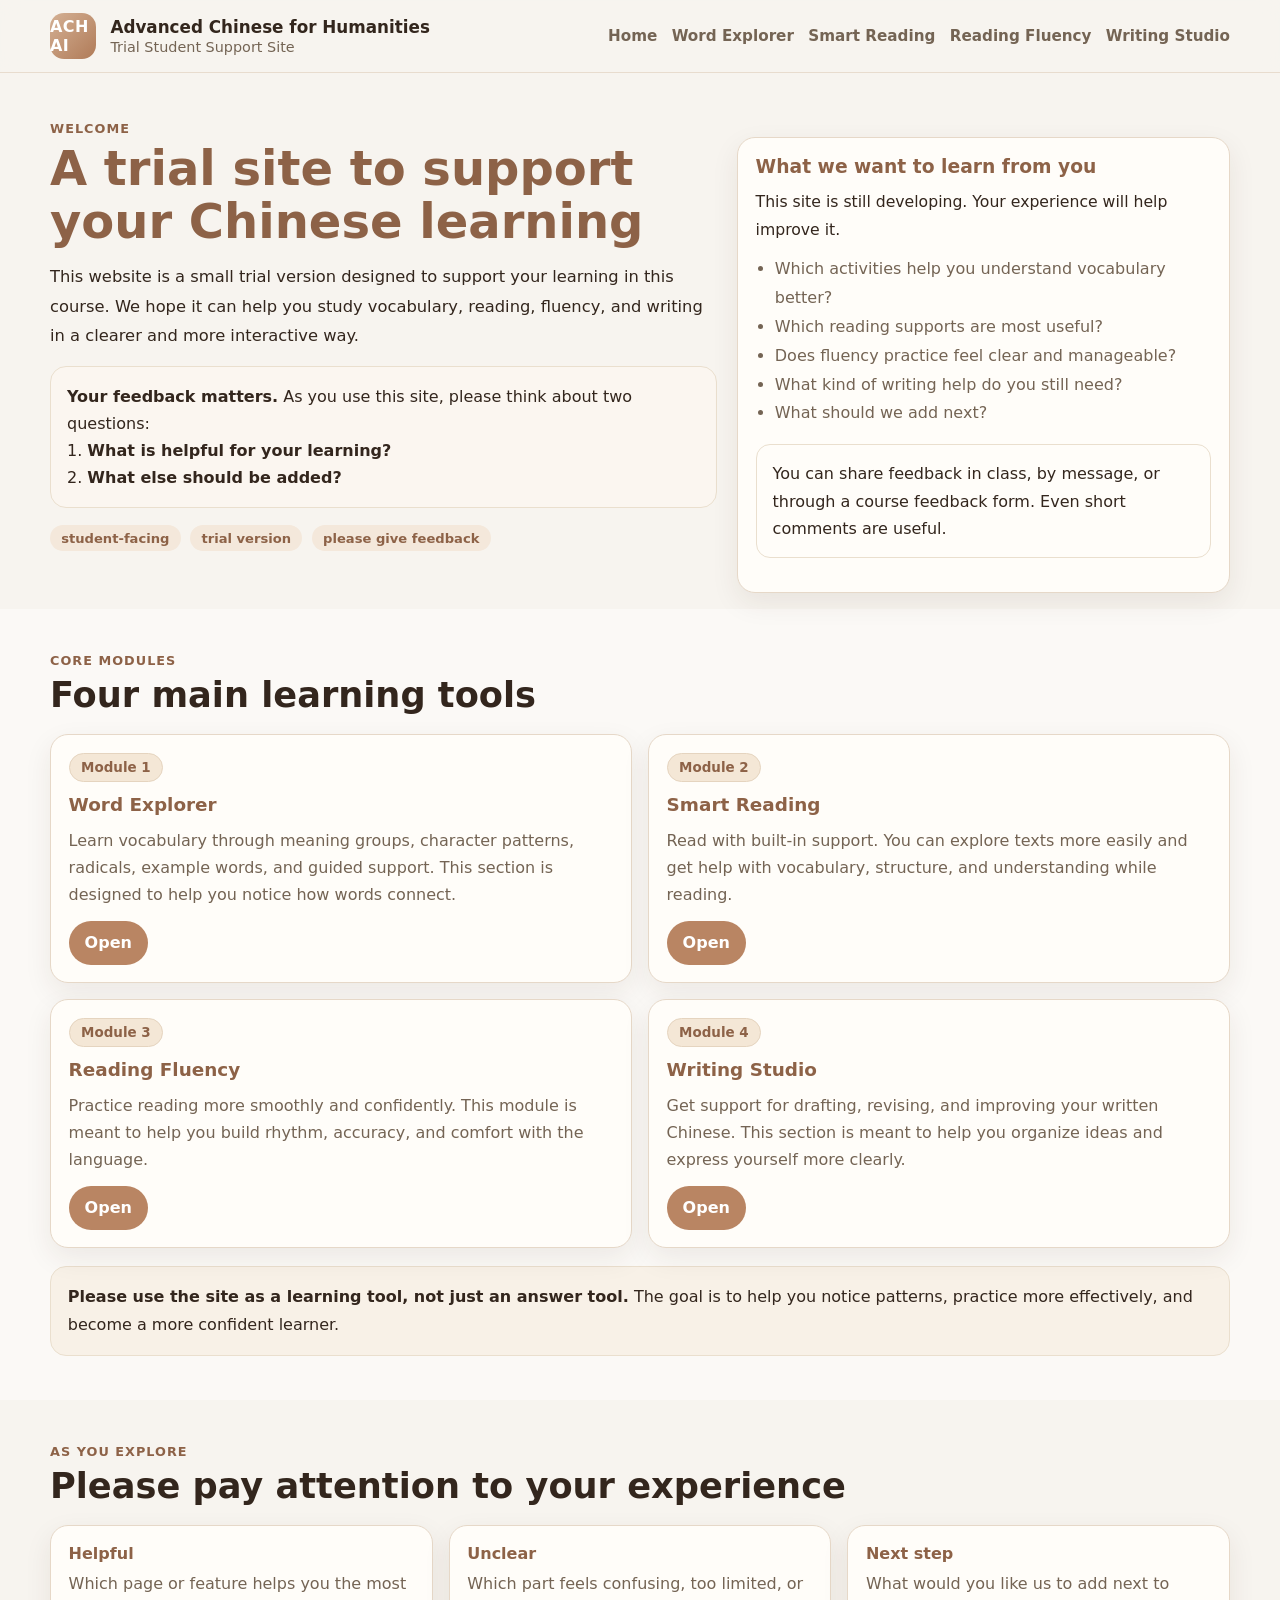
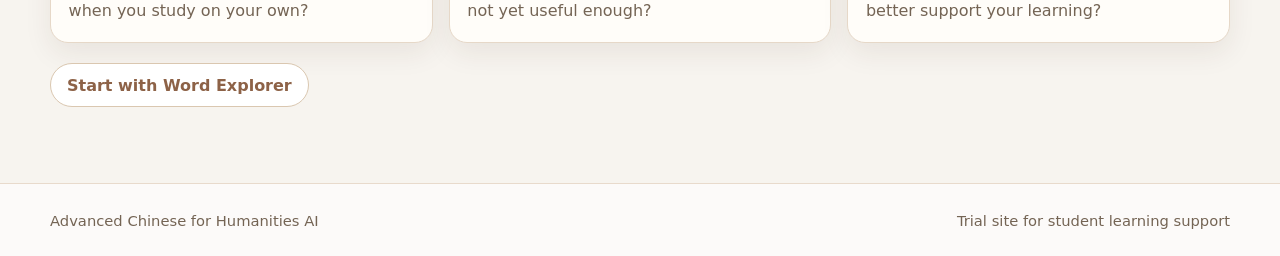
<file: index.html>
<!DOCTYPE html>
<html lang="en">
<head>
  <meta charset="UTF-8" />
  <meta name="viewport" content="width=device-width, initial-scale=1.0" />
  <title>Advanced Chinese for Humanities AI | Lesson Trial Site</title>
  <meta
    name="description"
    content="A student-facing trial site for Advanced Chinese for Humanities, with Word Explorer, Smart Reading, Reading Fluency, and Writing Studio."
  />
  <link rel="stylesheet" href="style.css" />
  <style>
    .home-hero {
      padding-top: 3rem;
      padding-bottom: 2rem;
    }

    .home-layout {
      display: grid;
      grid-template-columns: 1.15fr 0.85fr;
      gap: 1.25rem;
      align-items: start;
    }

    .home-title {
      font-size: clamp(2rem, 4vw, 3rem);
      line-height: 1.1;
      margin: 0 0 0.9rem;
      color: var(--primary-dark);
    }

    .home-lead {
      font-size: 1.02rem;
      line-height: 1.8;
      color: var(--text);
      margin: 0;
    }

    .trial-note {
      margin-top: 1rem;
      padding: 0.95rem 1rem;
      border-radius: 16px;
      background: #fbf6f0;
      border: 1px solid #eadfce;
      line-height: 1.7;
      color: var(--text);
    }

    .quick-tags {
      display: flex;
      flex-wrap: wrap;
      gap: 0.6rem;
      margin-top: 1.1rem;
    }

    .feedback-card {
      height: 100%;
    }

    .feedback-card h3 {
      margin-top: 0;
      margin-bottom: 0.7rem;
      color: var(--primary-dark);
    }

    .feedback-list {
      margin: 0.7rem 0 0;
      padding-left: 1.2rem;
      color: var(--muted);
      line-height: 1.8;
    }

    .feedback-box {
      margin-top: 1rem;
      padding: 0.95rem 1rem;
      border-radius: 14px;
      background: #fffdf9;
      border: 1px solid #eadfce;
      color: var(--text);
      line-height: 1.7;
    }

    .module-grid {
      display: grid;
      grid-template-columns: repeat(2, minmax(0, 1fr));
      gap: 1rem;
      margin-top: 1.2rem;
    }

    .module-card {
      display: flex;
      flex-direction: column;
      gap: 0.75rem;
      min-height: 220px;
    }

    .module-card h3 {
      margin: 0;
      color: var(--primary-dark);
      font-size: 1.15rem;
    }

    .module-card p {
      margin: 0;
      color: var(--muted);
      line-height: 1.7;
    }

    .module-badge {
      display: inline-flex;
      width: fit-content;
      padding: 0.38rem 0.72rem;
      border-radius: 999px;
      background: #f4e7d6;
      color: var(--primary-dark);
      font-size: 0.84rem;
      font-weight: 700;
      border: 1px solid #e5d4bf;
    }

    .module-actions {
      margin-top: auto;
      display: flex;
      gap: 0.7rem;
      flex-wrap: wrap;
    }

    .student-note {
      margin-top: 1.1rem;
      padding: 1rem 1.05rem;
      border-radius: 16px;
      background: #f8f1e7;
      border: 1px solid #eadfce;
      line-height: 1.75;
      color: var(--text);
    }

    .mini-grid {
      display: grid;
      grid-template-columns: repeat(3, minmax(0, 1fr));
      gap: 1rem;
      margin-top: 1.1rem;
    }

    .mini-card h3 {
      margin-top: 0;
      margin-bottom: 0.45rem;
      color: var(--primary-dark);
      font-size: 1rem;
    }

    .mini-card p {
      margin: 0;
      color: var(--muted);
      line-height: 1.7;
    }

    @media (max-width: 960px) {
      .home-layout,
      .module-grid,
      .mini-grid {
        grid-template-columns: 1fr;
      }
    }
  </style>
</head>
<body>
  <header class="site-header">
    <div class="container header-inner">
      <div class="brand">
        <div class="brand-badge">ACH AI</div>
        <div>
          <h1 class="site-title">Advanced Chinese for Humanities</h1>
          <p class="site-subtitle">Trial Student Support Site</p>
        </div>
      </div>

      <nav class="top-nav">
        <a href="index.html">Home</a>
        <a href="word-explorer.html">Word Explorer</a>
        <a href="smart-reading.html">Smart Reading</a>
        <a href="reading-fluency.html">Reading Fluency</a>
        <a href="writing-studio.html">Writing Studio</a>
      </nav>
    </div>
  </header>

  <main class="page-shell">
    <section class="home-hero">
      <div class="container">
        <div class="home-layout">
          <div>
            <p class="eyebrow">Welcome</p>
            <h2 class="home-title">A trial site to support your Chinese learning</h2>
            <p class="home-lead">
              This website is a small trial version designed to support your learning in this course.
              We hope it can help you study vocabulary, reading, fluency, and writing in a clearer
              and more interactive way.
            </p>

            <div class="trial-note">
              <strong>Your feedback matters.</strong>  
              As you use this site, please think about two questions:
              <br />
              1. <strong>What is helpful for your learning?</strong>
              <br />
              2. <strong>What else should be added?</strong>
            </div>

            <div class="quick-tags">
              <span class="tag">student-facing</span>
              <span class="tag">trial version</span>
              <span class="tag">please give feedback</span>
            </div>
          </div>

          <div class="card feedback-card">
            <h3>What we want to learn from you</h3>
            <p class="home-lead" style="font-size:0.98rem;">
              This site is still developing. Your experience will help improve it.
            </p>

            <ul class="feedback-list">
              <li>Which activities help you understand vocabulary better?</li>
              <li>Which reading supports are most useful?</li>
              <li>Does fluency practice feel clear and manageable?</li>
              <li>What kind of writing help do you still need?</li>
              <li>What should we add next?</li>
            </ul>

            <div class="feedback-box">
              You can share feedback in class, by message, or through a course feedback form.
              Even short comments are useful.
            </div>
          </div>
        </div>
      </div>
    </section>

    <section class="section alt-bg">
      <div class="container">
        <div class="section-heading">
          <p class="eyebrow">Core Modules</p>
          <h2>Four main learning tools</h2>
        </div>

        <div class="module-grid">
          <div class="card module-card">
            <span class="module-badge">Module 1</span>
            <h3>Word Explorer</h3>
            <p>
              Learn vocabulary through meaning groups, character patterns, radicals, example words,
              and guided support. This section is designed to help you notice how words connect.
            </p>
            <div class="module-actions">
              <a class="btn btn-primary" href="word-explorer.html">Open</a>
            </div>
          </div>

          <div class="card module-card">
            <span class="module-badge">Module 2</span>
            <h3>Smart Reading</h3>
            <p>
              Read with built-in support. You can explore texts more easily and get help with
              vocabulary, structure, and understanding while reading.
            </p>
            <div class="module-actions">
              <a class="btn btn-primary" href="smart-reading.html">Open</a>
            </div>
          </div>

          <div class="card module-card">
            <span class="module-badge">Module 3</span>
            <h3>Reading Fluency</h3>
            <p>
              Practice reading more smoothly and confidently. This module is meant to help you
              build rhythm, accuracy, and comfort with the language.
            </p>
            <div class="module-actions">
              <a class="btn btn-primary" href="reading-fluency.html">Open</a>
            </div>
          </div>

          <div class="card module-card">
            <span class="module-badge">Module 4</span>
            <h3>Writing Studio</h3>
            <p>
              Get support for drafting, revising, and improving your written Chinese.
              This section is meant to help you organize ideas and express yourself more clearly.
            </p>
            <div class="module-actions">
              <a class="btn btn-primary" href="writing-studio.html">Open</a>
            </div>
          </div>
        </div>

        <div class="student-note">
          <strong>Please use the site as a learning tool, not just an answer tool.</strong>
          The goal is to help you notice patterns, practice more effectively, and become a more confident learner.
        </div>
      </div>
    </section>

    <section class="section">
      <div class="container">
        <div class="section-heading">
          <p class="eyebrow">As you explore</p>
          <h2>Please pay attention to your experience</h2>
        </div>

        <div class="mini-grid">
          <div class="card mini-card">
            <h3>Helpful</h3>
            <p>
              Which page or feature helps you the most when you study on your own?
            </p>
          </div>

          <div class="card mini-card">
            <h3>Unclear</h3>
            <p>
              Which part feels confusing, too limited, or not yet useful enough?
            </p>
          </div>

          <div class="card mini-card">
            <h3>Next step</h3>
            <p>
              What would you like us to add next to better support your learning?
            </p>
          </div>
        </div>

        <div class="hero-actions" style="margin-top: 1.25rem;">
          <a class="btn btn-secondary" href="word-explorer.html">Start with Word Explorer</a>
        </div>
      </div>
    </section>
  </main>

  <footer class="site-footer">
    <div class="container footer-inner">
      <p>Advanced Chinese for Humanities AI</p>
      <p>Trial site for student learning support</p>
    </div>
  </footer>
</body>
</html>
</file>
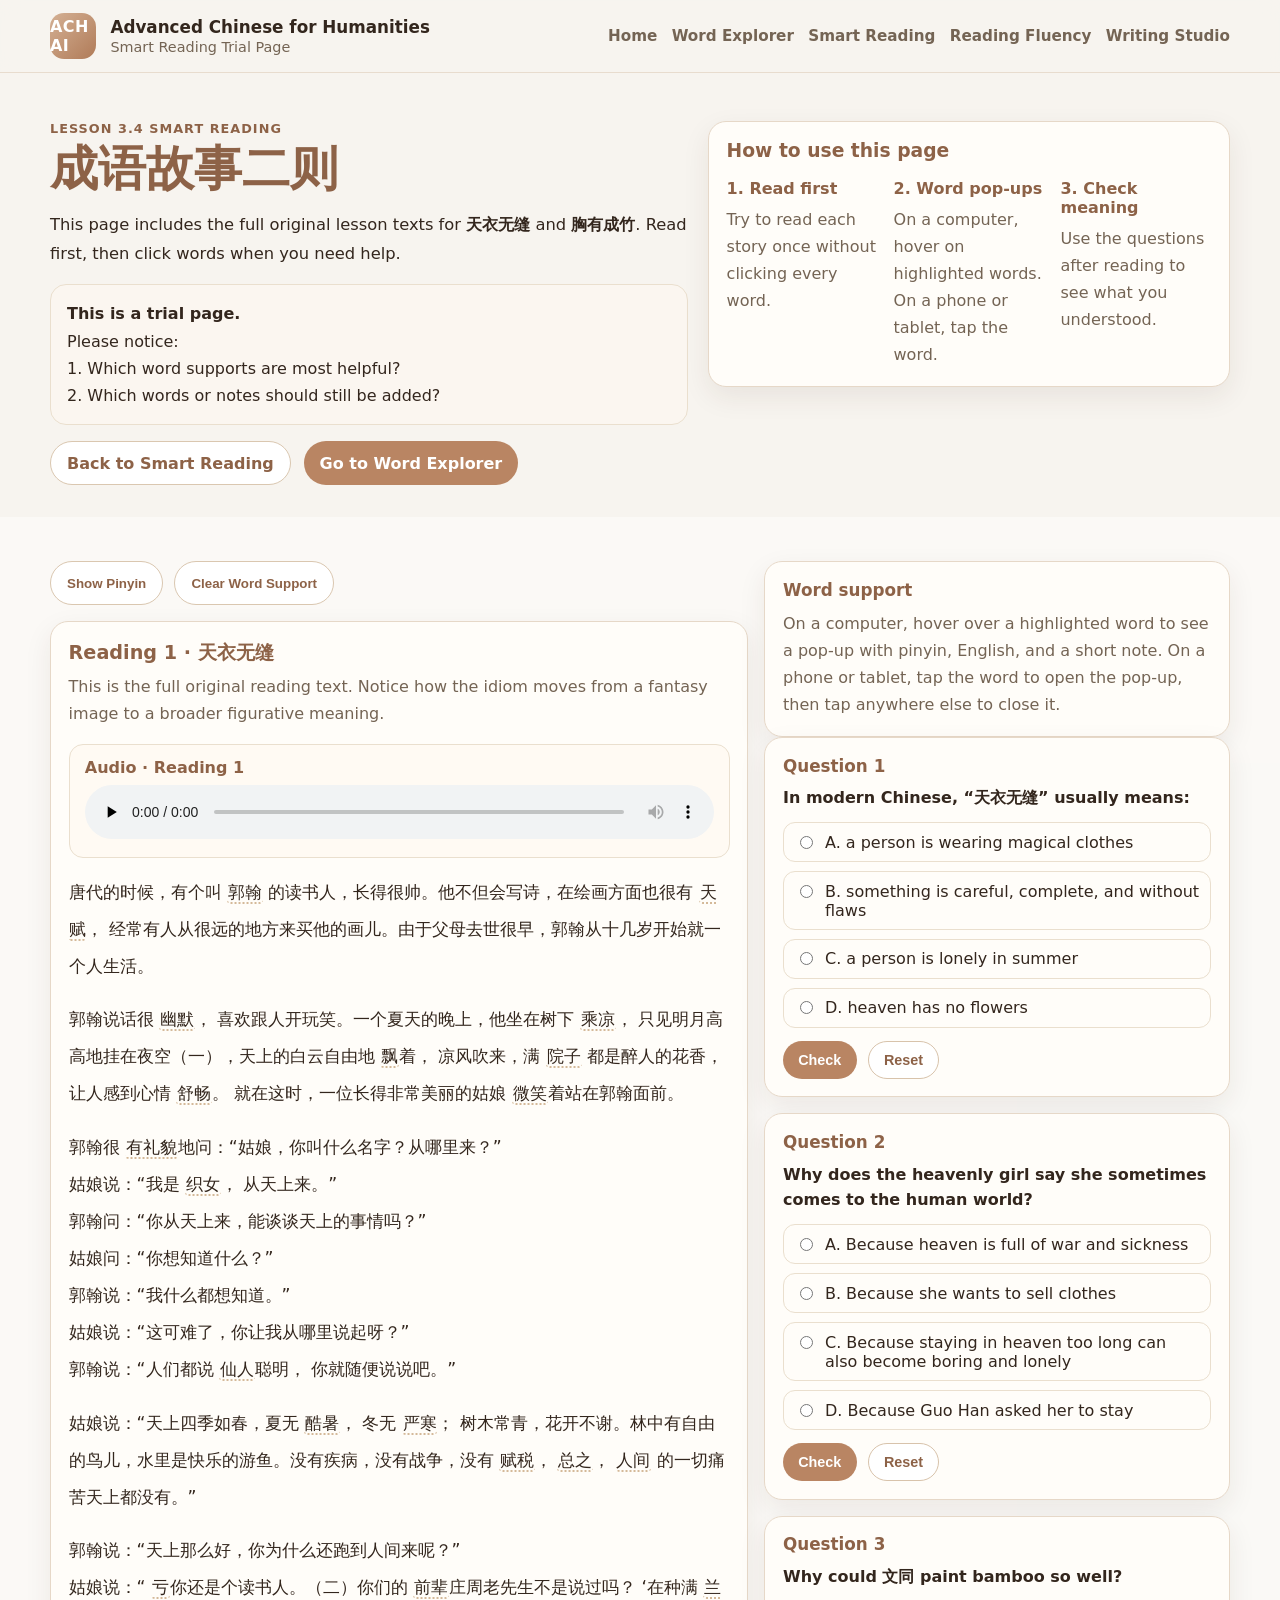
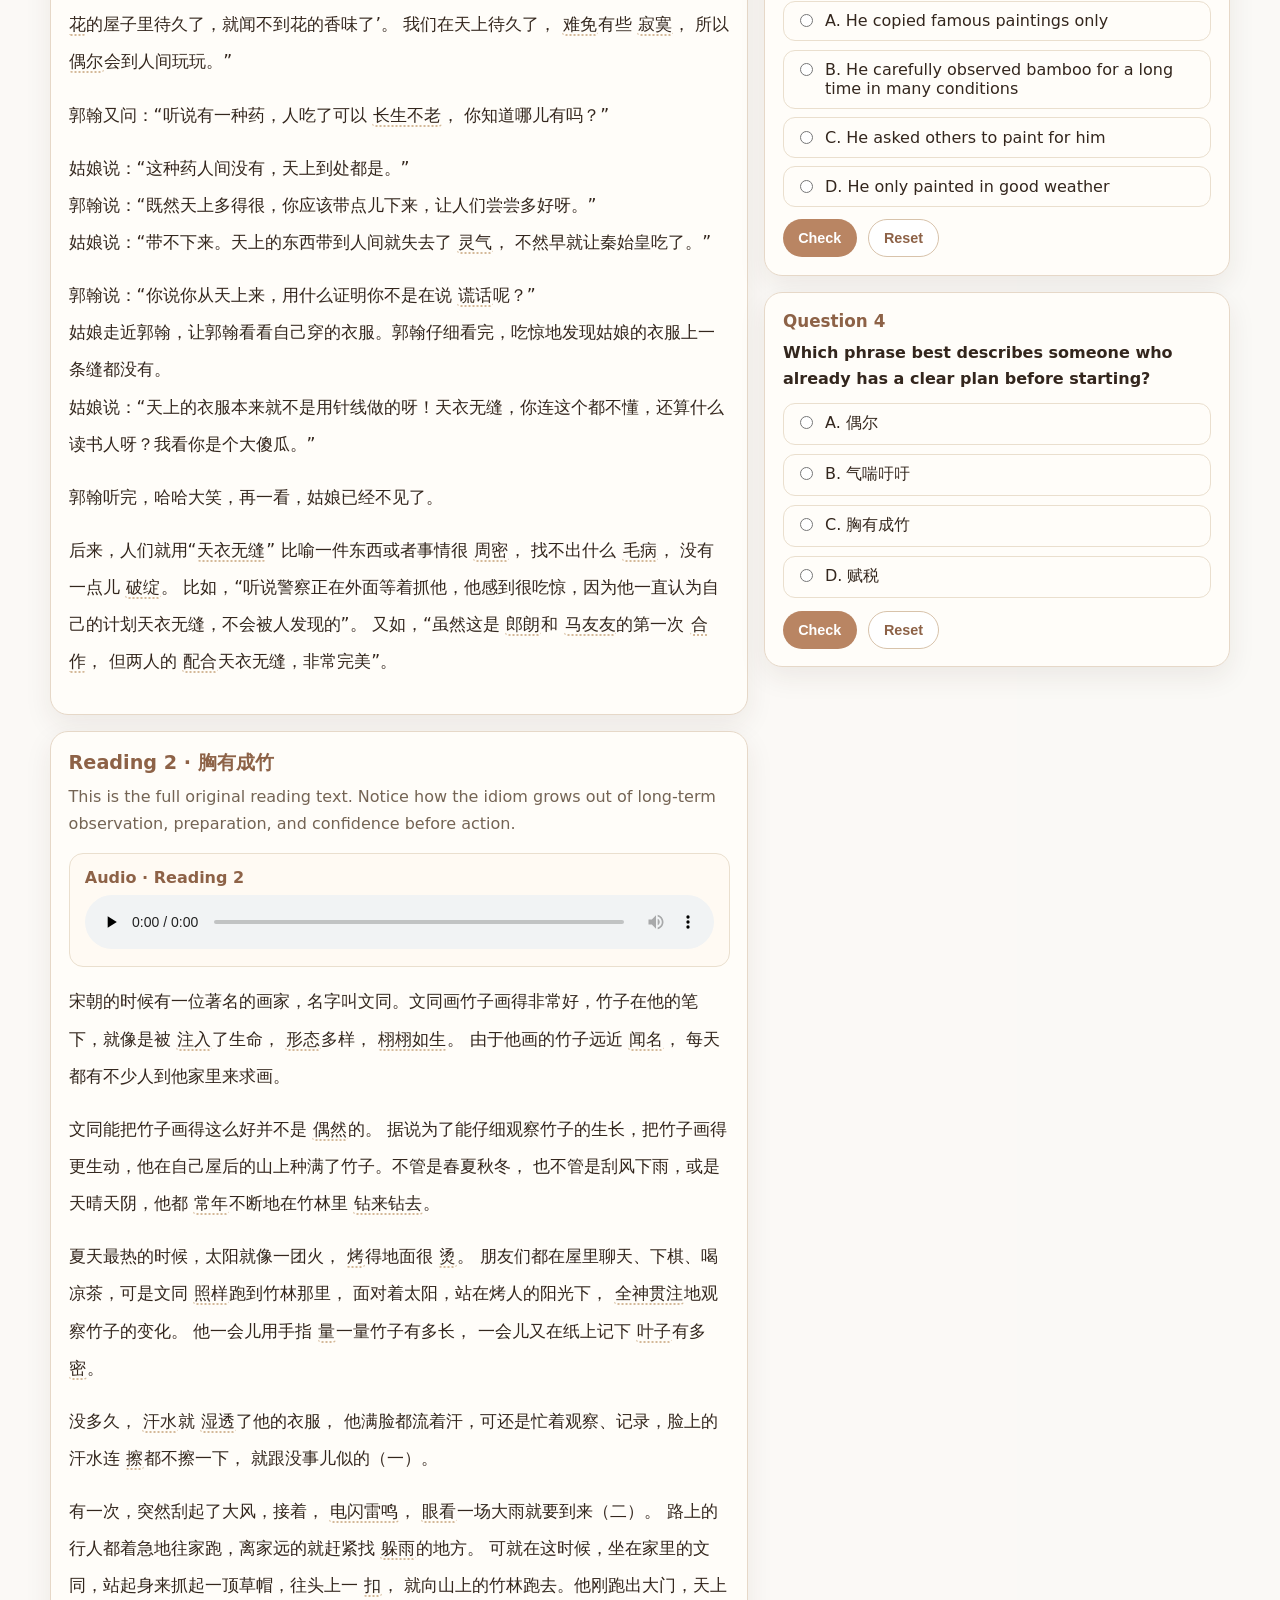
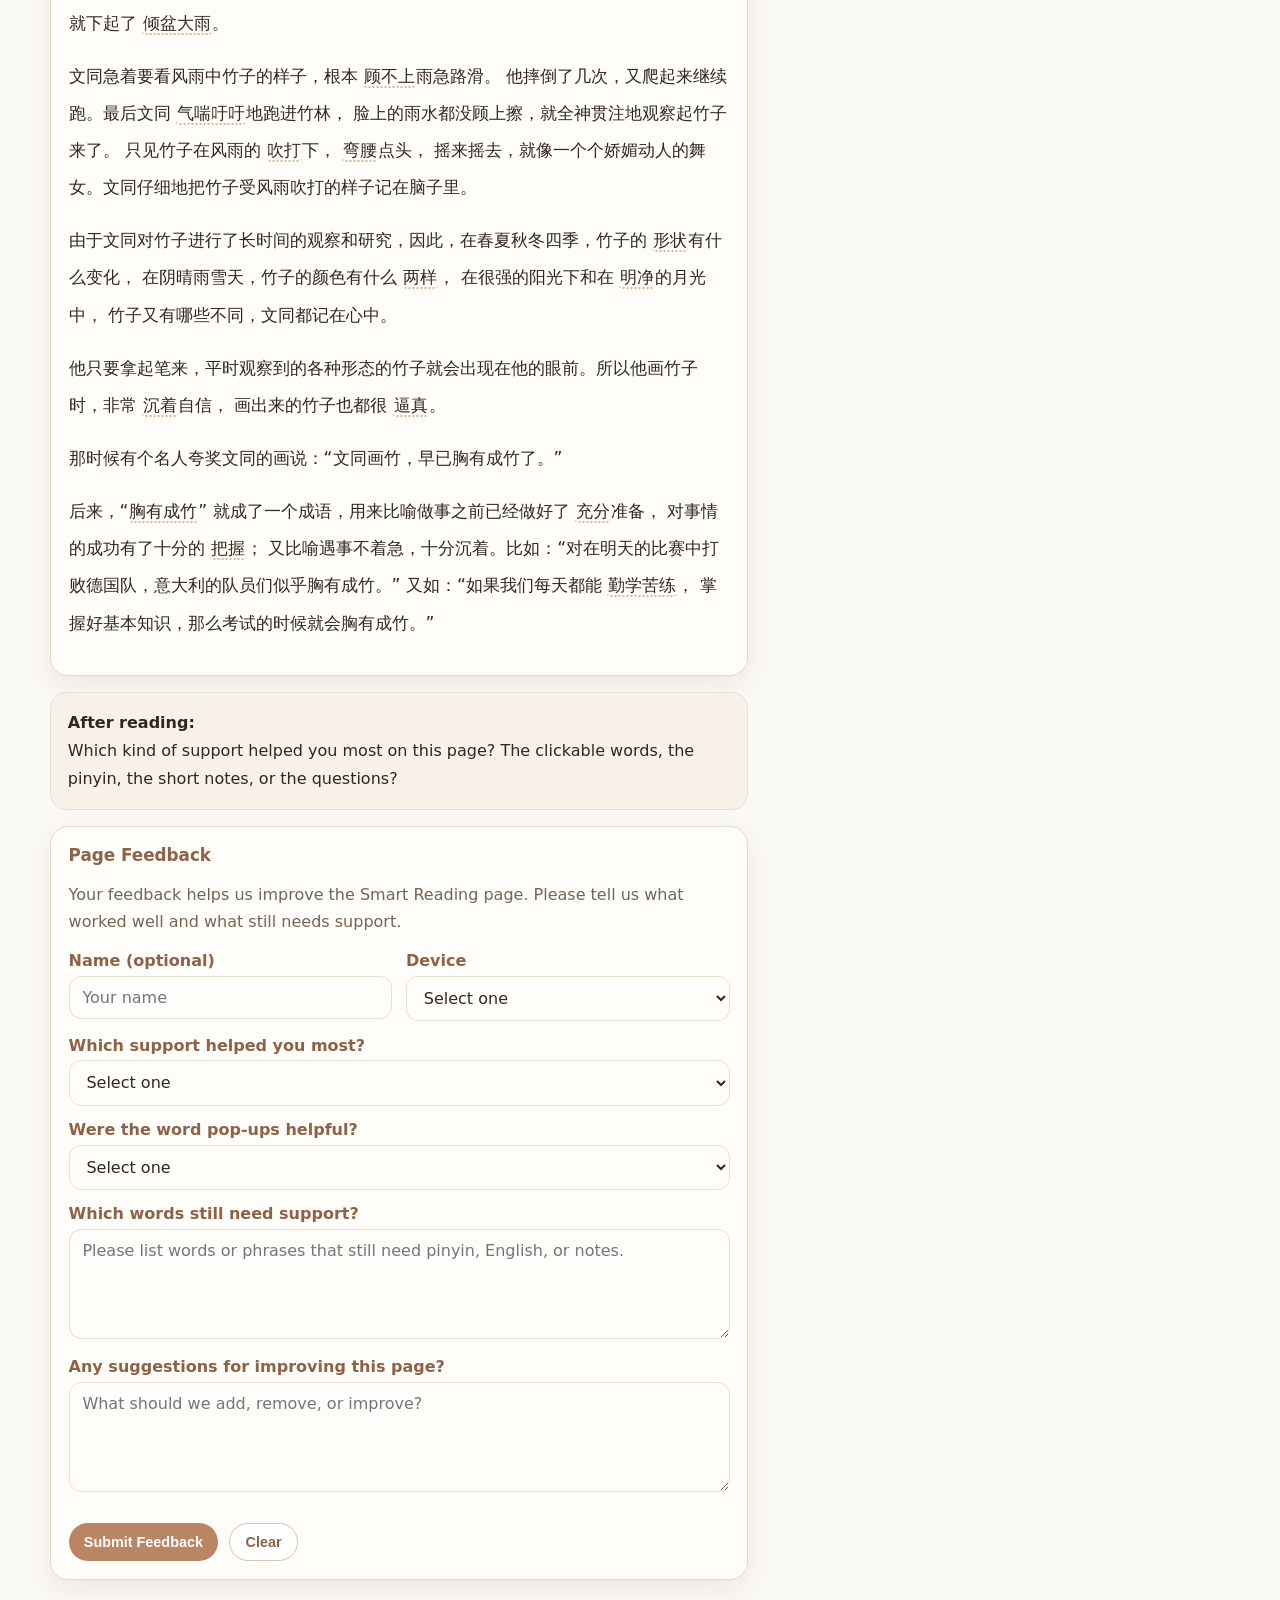
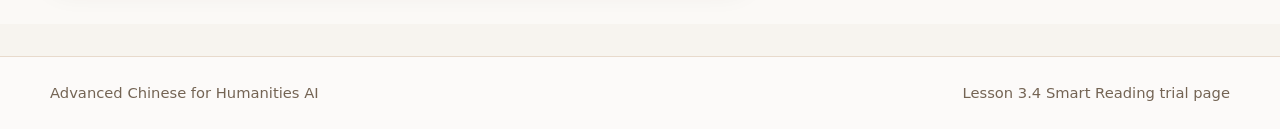
<file: lesson-3-4-reading.html>
<!DOCTYPE html>
<html lang="en">
<head>
  <meta charset="UTF-8" />
  <meta name="viewport" content="width=device-width, initial-scale=1.0" />
  <title>Lesson 3.4 Smart Reading | Advanced Chinese for Humanities AI</title>
  <meta
    name="description"
    content="Smart Reading page for Lesson 3.4 成语故事二则 in Advanced Chinese for Humanities."
  />
  <link rel="stylesheet" href="style.css" />
  <style>
    .page-hero {
      padding-top: 3rem;
      padding-bottom: 2rem;
    }

    .hero-layout {
      display: grid;
      grid-template-columns: 1.1fr 0.9fr;
      gap: 1.25rem;
      align-items: start;
    }

    .hero-title {
      font-size: clamp(2rem, 4vw, 3rem);
      line-height: 1.1;
      margin: 0 0 0.9rem;
      color: var(--primary-dark);
    }

    .hero-lead {
      font-size: 1.02rem;
      line-height: 1.8;
      color: var(--text);
      margin: 0;
    }

    .hero-note {
      margin-top: 1rem;
      padding: 0.95rem 1rem;
      border-radius: 16px;
      background: #fbf6f0;
      border: 1px solid #eadfce;
      line-height: 1.7;
      color: var(--text);
    }

    .how-grid {
      display: grid;
      grid-template-columns: repeat(3, minmax(0, 1fr));
      gap: 1rem;
      margin-top: 1rem;
    }

    .mini-card h3 {
      margin-top: 0;
      margin-bottom: 0.45rem;
      color: var(--primary-dark);
      font-size: 1rem;
    }

    .mini-card p {
      margin: 0;
      color: var(--muted);
      line-height: 1.7;
    }

    .reading-layout {
      display: grid;
      grid-template-columns: 1.2fr 0.8fr;
      gap: 1rem;
      align-items: start;
    }

    .reading-unit + .reading-unit {
      margin-top: 1rem;
    }

    .reading-unit h3 {
      margin-top: 0;
      margin-bottom: 0.45rem;
      color: var(--primary-dark);
      font-size: 1.2rem;
    }

    .reading-note {
      color: var(--muted);
      line-height: 1.7;
      margin-bottom: 1rem;
    }

    .audio-box {
      margin-bottom: 1rem;
      padding: 0.85rem 0.95rem;
      border-radius: 14px;
      background: #fffaf3;
      border: 1px solid #eadfce;
    }

    .audio-box p {
      margin: 0 0 0.5rem;
      font-weight: 700;
      color: var(--primary-dark);
    }

    .audio-box audio {
      width: 100%;
    }

    .reader-text {
      line-height: 2.15;
      font-size: 1.08rem;
      color: var(--text);
    }

    .reader-text p {
      margin: 0 0 1rem;
    }

    .gloss {
      position: relative;
      cursor: pointer;
      border-bottom: 2px dotted #d4b999;
      transition: background 0.2s ease;
      padding: 0 0.05em;
      border-radius: 4px;
    }

    .gloss:hover,
    .gloss.active {
      background: #fbf2e5;
    }

    .reader-text.show-pinyin .gloss::after {
      content: attr(data-pinyin);
      position: absolute;
      left: 50%;
      transform: translateX(-50%);
      top: -1.15em;
      white-space: nowrap;
      font-size: 0.72rem;
      color: #9a6d36;
      line-height: 1;
      pointer-events: none;
      background: rgba(255,255,255,0.9);
      padding: 0 0.12rem;
      border-radius: 4px;
    }

    .reading-controls {
      display: flex;
      flex-wrap: wrap;
      gap: 0.7rem;
      margin-bottom: 1rem;
    }

    .panel-card {
      position: sticky;
      top: 88px;
    }

    .support-card h3,
    .question-card h3,
    .feedback-card h3 {
      margin-top: 0;
      margin-bottom: 0.6rem;
      color: var(--primary-dark);
      font-size: 1.05rem;
    }

    .placeholder-note {
      color: var(--muted);
      line-height: 1.7;
    }

    .question-card + .question-card {
      margin-top: 1rem;
    }

    .question-text {
      font-weight: 700;
      color: var(--text);
      line-height: 1.6;
      margin-bottom: 0.7rem;
    }

    .option-list {
      display: grid;
      gap: 0.55rem;
    }

    .option-item {
      display: flex;
      align-items: flex-start;
      gap: 0.55rem;
      padding: 0.6rem 0.7rem;
      border: 1px solid #eadfce;
      border-radius: 12px;
      background: #fffdf9;
    }

    .question-actions {
      display: flex;
      gap: 0.7rem;
      flex-wrap: wrap;
      margin-top: 0.8rem;
    }

    .feedback-box {
      display: none;
      margin-top: 0.85rem;
      padding: 0.9rem 1rem;
      border-radius: 12px;
      border: 1px solid #eadfce;
      background: #fffdf9;
      line-height: 1.65;
      white-space: pre-wrap;
    }

    .feedback-box.show {
      display: block;
    }

    .feedback-box.correct {
      border-color: #cdddc6;
      background: #f7fbf5;
    }

    .feedback-box.incorrect {
      border-color: #e4c8c1;
      background: #fff8f6;
    }

    .reflection-box {
      margin-top: 1rem;
      padding: 1rem 1.05rem;
      border-radius: 16px;
      background: #f8f1e7;
      border: 1px solid #eadfce;
      line-height: 1.75;
      color: var(--text);
    }

    .gloss-tooltip {
      position: absolute;
      z-index: 1200;
      width: min(320px, calc(100vw - 24px));
      padding: 0.85rem 0.95rem;
      border-radius: 14px;
      background: #fffdf9;
      border: 1px solid #eadfce;
      box-shadow: 0 14px 34px rgba(80, 52, 18, 0.16);
      display: none;
    }

    .gloss-tooltip.show {
      display: block;
    }

    .gloss-tooltip .tooltip-word {
      font-size: 1.15rem;
      font-weight: 700;
      color: var(--primary-dark);
      margin-bottom: 0.18rem;
    }

    .gloss-tooltip .tooltip-pinyin {
      color: #9a6d36;
      font-weight: 700;
      margin-bottom: 0.3rem;
    }

    .gloss-tooltip .tooltip-english {
      color: var(--text);
      line-height: 1.6;
      margin-bottom: 0.35rem;
    }

    .gloss-tooltip .tooltip-note {
      color: var(--muted);
      line-height: 1.65;
      font-size: 0.96rem;
    }

    .feedback-card {
      margin-top: 1rem;
    }

    .feedback-form {
      display: grid;
      gap: 0.9rem;
    }

    .form-row.two-col {
      display: grid;
      grid-template-columns: repeat(2, minmax(0, 1fr));
      gap: 0.85rem;
    }

    .form-group label {
      display: block;
      margin-bottom: 0.35rem;
      font-weight: 700;
      color: var(--primary-dark);
    }

    .form-group input,
    .form-group select,
    .form-group textarea {
      width: 100%;
      border: 1px solid #eadfce;
      border-radius: 12px;
      padding: 0.7rem 0.8rem;
      font: inherit;
      color: var(--text);
      background: #fffdf9;
      box-sizing: border-box;
    }

    .form-group textarea {
      resize: vertical;
      min-height: 110px;
    }

    .feedback-submit-status {
      display: none;
      padding: 0.85rem 0.95rem;
      border-radius: 12px;
      line-height: 1.6;
      border: 1px solid #eadfce;
      background: #fffdf9;
    }

    .feedback-submit-status.show {
      display: block;
    }

    .feedback-submit-status.success {
      border-color: #cdddc6;
      background: #f7fbf5;
    }

    .feedback-submit-status.error {
      border-color: #e4c8c1;
      background: #fff8f6;
    }

    @media (max-width: 960px) {
      .hero-layout,
      .how-grid,
      .reading-layout,
      .form-row.two-col {
        grid-template-columns: 1fr;
      }

      .panel-card {
        position: static;
      }
    }
  </style>
</head>
<body>
  <header class="site-header">
    <div class="container header-inner">
      <div class="brand">
        <div class="brand-badge">ACH AI</div>
        <div>
          <h1 class="site-title">Advanced Chinese for Humanities</h1>
          <p class="site-subtitle">Smart Reading Trial Page</p>
        </div>
      </div>

      <nav class="top-nav">
        <a href="index.html">Home</a>
        <a href="word-explorer.html">Word Explorer</a>
        <a href="smart-reading.html">Smart Reading</a>
        <a href="reading-fluency.html">Reading Fluency</a>
        <a href="writing-studio.html">Writing Studio</a>
      </nav>
    </div>
  </header>

  <main class="page-shell">
    <section class="page-hero">
      <div class="container">
        <div class="hero-layout">
          <div>
            <p class="eyebrow">Lesson 3.4 Smart Reading</p>
            <h2 class="hero-title">成语故事二则</h2>
            <p class="hero-lead">
              This page includes the full original lesson texts for <strong>天衣无缝</strong> and
              <strong>胸有成竹</strong>. Read first, then click words when you need help.
            </p>

            <div class="hero-note">
              <strong>This is a trial page.</strong><br />
              Please notice:
              <br />
              1. Which word supports are most helpful?
              <br />
              2. Which words or notes should still be added?
            </div>

            <div class="hero-actions" style="margin-top:1rem;">
              <a class="btn btn-secondary" href="smart-reading.html">Back to Smart Reading</a>
              <a class="btn btn-primary" href="lesson-3-4-word.html">Go to Word Explorer</a>
            </div>
          </div>

          <div class="card">
            <h3 style="margin-top:0; color:var(--primary-dark);">How to use this page</h3>
            <div class="how-grid">
              <div class="mini-card">
                <h3>1. Read first</h3>
                <p>Try to read each story once without clicking every word.</p>
              </div>
              <div class="mini-card">
                <h3>2. Word pop-ups</h3>
                <p>On a computer, hover on highlighted words. On a phone or tablet, tap the word.</p>
              </div>
              <div class="mini-card">
                <h3>3. Check meaning</h3>
                <p>Use the questions after reading to see what you understood.</p>
              </div>
            </div>
          </div>
        </div>
      </div>
    </section>

    <section class="section alt-bg">
      <div class="container">
        <div class="reading-layout">
          <div>
            <div class="reading-controls">
              <button id="togglePinyinBtn" class="btn btn-secondary" type="button">Show Pinyin</button>
              <button id="clearFocusBtn" class="btn btn-secondary" type="button">Clear Word Support</button>
            </div>

            <div class="card reading-unit">
              <h3>Reading 1 · 天衣无缝</h3>
              <div class="reading-note">
                This is the full original reading text. Notice how the idiom moves from a fantasy image
                to a broader figurative meaning.
              </div>

              <div class="audio-box">
                <p>Audio · Reading 1</p>
                <audio controls preload="none">
                  <source src="lesson-3-4-reading1.mp3" type="audio/mpeg" />
                  Your browser does not support the audio element.
                </audio>
              </div>

              <div class="reader-text" id="readerText1">
                <p>
                  唐代的时候，有个叫
                  <span class="gloss" data-word="郭翰" data-pinyin="Guō Hàn" data-english="Guo Han (a scholar in the story)" data-note="The main character of the story.">郭翰</span>
                  的读书人，长得很帅。他不但会写诗，在绘画方面也很有
                  <span class="gloss" data-word="天赋" data-pinyin="tiānfù" data-english="talent, gift" data-note="A natural ability, especially in art or study.">天赋</span>，
                  经常有人从很远的地方来买他的画儿。由于父母去世很早，郭翰从十几岁开始就一个人生活。
                </p>

                <p>
                  郭翰说话很
                  <span class="gloss" data-word="幽默" data-pinyin="yōumò" data-english="humorous" data-note="Funny in a clever and relaxed way.">幽默</span>，
                  喜欢跟人开玩笑。一个夏天的晚上，他坐在树下
                  <span class="gloss" data-word="乘凉" data-pinyin="chéngliáng" data-english="to enjoy the cool air" data-note="To sit in a cool place in hot weather.">乘凉</span>，
                  只见明月高高地挂在夜空（一），天上的白云自由地
                  <span class="gloss" data-word="飘" data-pinyin="piāo" data-english="to float, drift" data-note="Used for clouds, smoke, and other light things in the air.">飘</span>着，
                  凉风吹来，满
                  <span class="gloss" data-word="院子" data-pinyin="yuànzi" data-english="courtyard, yard" data-note="The open space around or inside a traditional house.">院子</span>
                  都是醉人的花香，让人感到心情
                  <span class="gloss" data-word="舒畅" data-pinyin="shūchàng" data-english="happy and relaxed" data-note="A comfortable and pleasant emotional state.">舒畅</span>。
                  就在这时，一位长得非常美丽的姑娘
                  <span class="gloss" data-word="微笑" data-pinyin="wēixiào" data-english="to smile; smile" data-note="A gentle smile.">微笑</span>着站在郭翰面前。
                </p>

                <p>
                  郭翰很
                  <span class="gloss" data-word="有礼貌" data-pinyin="yǒu lǐmào" data-english="courteous, polite" data-note="Showing good manners and respect.">有礼貌</span>地问：“姑娘，你叫什么名字？从哪里来？”
                  <br />
                  姑娘说：“我是
                  <span class="gloss" data-word="织女" data-pinyin="zhīnǚ" data-english="the Weaving Maid" data-note="A celestial weaving girl in Chinese legend.">织女</span>，
                  从天上来。”
                  <br />
                  郭翰问：“你从天上来，能谈谈天上的事情吗？”
                  <br />
                  姑娘问：“你想知道什么？”
                  <br />
                  郭翰说：“我什么都想知道。”
                  <br />
                  姑娘说：“这可难了，你让我从哪里说起呀？”
                  <br />
                  郭翰说：“人们都说
                  <span class="gloss" data-word="仙人" data-pinyin="xiānrén" data-english="immortal, celestial being" data-note="A supernatural being from heaven.">仙人</span>聪明，
                  你就随便说说吧。”
                </p>

                <p>
                  姑娘说：“天上四季如春，夏无
                  <span class="gloss" data-word="酷暑" data-pinyin="kùshǔ" data-english="extreme summer heat" data-note="Very hot summer weather.">酷暑</span>，
                  冬无
                  <span class="gloss" data-word="严寒" data-pinyin="yánhán" data-english="severe winter cold" data-note="Very cold winter weather.">严寒</span>；
                  树木常青，花开不谢。林中有自由的鸟儿，水里是快乐的游鱼。没有疾病，没有战争，没有
                  <span class="gloss" data-word="赋税" data-pinyin="fùshuì" data-english="taxes" data-note="A formal classical-style word for taxation.">赋税</span>，
                  <span class="gloss" data-word="总之" data-pinyin="zǒngzhī" data-english="in short, in brief" data-note="Used to summarize what has just been said.">总之</span>，
                  <span class="gloss" data-word="人间" data-pinyin="rénjiān" data-english="the human world" data-note="The human world as opposed to heaven.">人间</span>
                  的一切痛苦天上都没有。”
                </p>

                <p>
                  郭翰说：“天上那么好，你为什么还跑到人间来呢？”
                  <br />
                  姑娘说：“
                  <span class="gloss" data-word="亏" data-pinyin="kuī" data-english="how surprising that...; thanks to..." data-note="Here it sounds slightly teasing: 'You call yourself a scholar, yet...'.">亏</span>你还是个读书人。（二）你们的
                  <span class="gloss" data-word="前辈" data-pinyin="qiánbèi" data-english="older generation, predecessor" data-note="Someone from an earlier generation who came before you.">前辈</span>庄周老先生不是说过吗？
                  ‘在种满
                  <span class="gloss" data-word="兰花" data-pinyin="lánhuā" data-english="orchid" data-note="A flower often associated with elegance and fragrance.">兰花</span>的屋子里待久了，就闻不到花的香味了’。
                  我们在天上待久了，
                  <span class="gloss" data-word="难免" data-pinyin="nánmiǎn" data-english="hard to avoid, unavoidable" data-note="Used when something will naturally happen sooner or later.">难免</span>有些
                  <span class="gloss" data-word="寂寞" data-pinyin="jìmò" data-english="lonely" data-note="Feeling lonely, empty, or emotionally quiet.">寂寞</span>，
                  所以
                  <span class="gloss" data-word="偶尔" data-pinyin="ǒu'ěr" data-english="occasionally" data-note="Not often; from time to time.">偶尔</span>会到人间玩玩。”
                </p>

                <p>
                  郭翰又问：“听说有一种药，人吃了可以
                  <span class="gloss" data-word="长生不老" data-pinyin="chángshēng bù lǎo" data-english="to live forever and never grow old" data-note="A classic phrase for immortality.">长生不老</span>，
                  你知道哪儿有吗？”
                </p>

                <p>
                  姑娘说：“这种药人间没有，天上到处都是。”
                  <br />
                  郭翰说：“既然天上多得很，你应该带点儿下来，让人们尝尝多好呀。”
                  <br />
                  姑娘说：“带不下来。天上的东西带到人间就失去了
                  <span class="gloss" data-word="灵气" data-pinyin="língqì" data-english="vital spirit, magical force" data-note="The special life force or spiritual energy of something.">灵气</span>，
                  不然早就让秦始皇吃了。”
                </p>

                <p>
                  郭翰说：“你说你从天上来，用什么证明你不是在说
                  <span class="gloss" data-word="谎话" data-pinyin="huǎnghuà" data-english="lie, deceitful words" data-note="A false statement; not telling the truth.">谎话</span>呢？”
                  <br />
                  姑娘走近郭翰，让郭翰看看自己穿的衣服。郭翰仔细看完，吃惊地发现姑娘的衣服上一条缝都没有。
                  <br />
                  姑娘说：“天上的衣服本来就不是用针线做的呀！天衣无缝，你连这个都不懂，还算什么读书人呀？我看你是个大傻瓜。”
                </p>

                <p>
                  郭翰听完，哈哈大笑，再一看，姑娘已经不见了。
                </p>

                <p>
                  后来，人们就用“<span class="gloss" data-word="天衣无缝" data-pinyin="tiān yī wú fèng" data-english="flawless; leaving no weak point" data-note="Originally about heavenly clothes with no seams; now used for perfect logic, plans, performances, or coordination.">天衣无缝</span>”
                  比喻一件东西或者事情很
                  <span class="gloss" data-word="周密" data-pinyin="zhōumì" data-english="thorough, careful" data-note="Carefully arranged and without gaps.">周密</span>，
                  找不出什么
                  <span class="gloss" data-word="毛病" data-pinyin="máobìng" data-english="defect, shortcoming, fault" data-note="A problem, flaw, or weakness.">毛病</span>，
                  没有一点儿
                  <span class="gloss" data-word="破绽" data-pinyin="pòzhàn" data-english="flaw, weak point" data-note="A visible weakness, especially in speech, logic, or planning.">破绽</span>。
                  比如，“听说警察正在外面等着抓他，他感到很吃惊，因为他一直认为自己的计划天衣无缝，不会被人发现的”。
                  又如，“虽然这是
                  <span class="gloss" data-word="郎朗" data-pinyin="Láng Lǎng" data-english="Lang Lang" data-note="A famous Chinese pianist.">郎朗</span>和
                  <span class="gloss" data-word="马友友" data-pinyin="Mǎ Yǒuyǒu" data-english="Yo-Yo Ma" data-note="A famous cellist.">马友友</span>的第一次
                  <span class="gloss" data-word="合作" data-pinyin="hézuò" data-english="cooperation, collaboration" data-note="Working together on something.">合作</span>，
                  但两人的
                  <span class="gloss" data-word="配合" data-pinyin="pèihé" data-english="to coordinate; coordination" data-note="How well two people work together.">配合</span>天衣无缝，非常完美”。
                </p>
              </div>
            </div>

            <div class="card reading-unit">
              <h3>Reading 2 · 胸有成竹</h3>
              <div class="reading-note">
                This is the full original reading text. Notice how the idiom grows out of long-term observation,
                preparation, and confidence before action.
              </div>

              <div class="audio-box">
                <p>Audio · Reading 2</p>
                <audio controls preload="none">
                  <source src="lesson-3-4-reading2.mp3" type="audio/mpeg" />
                  Your browser does not support the audio element.
                </audio>
              </div>

              <div class="reader-text" id="readerText2">
                <p>
                  宋朝的时候有一位著名的画家，名字叫文同。文同画竹子画得非常好，竹子在他的笔下，就像是被
                  <span class="gloss" data-word="注入" data-pinyin="zhùrù" data-english="to inject, to breathe into" data-note="To put something into something else, often life, force, or energy.">注入</span>了生命，
                  <span class="gloss" data-word="形态" data-pinyin="xíngtài" data-english="form, shape, pattern" data-note="The appearance or structure of something.">形态</span>多样，
                  <span class="gloss" data-word="栩栩如生" data-pinyin="xǔxǔ rú shēng" data-english="lifelike, vividly alive" data-note="A classic phrase for art that seems alive.">栩栩如生</span>。
                  由于他画的竹子远近
                  <span class="gloss" data-word="闻名" data-pinyin="wénmíng" data-english="to be well-known, famous" data-note="Known widely because of reputation.">闻名</span>，
                  每天都有不少人到他家里来求画。
                </p>

                <p>
                  文同能把竹子画得这么好并不是
                  <span class="gloss" data-word="偶然" data-pinyin="ǒurán" data-english="accidental, by chance" data-note="Not planned; happening by chance. Here it is used negatively: not accidental.">偶然</span>的。
                  据说为了能仔细观察竹子的生长，把竹子画得更生动，他在自己屋后的山上种满了竹子。不管是春夏秋冬，
                  也不管是刮风下雨，或是天晴天阴，他都
                  <span class="gloss" data-word="常年" data-pinyin="chángnián" data-english="throughout the year, all year round" data-note="Continuously through the whole year.">常年</span>不断地在竹林里
                  <span class="gloss" data-word="钻来钻去" data-pinyin="zuān lái zuān qù" data-english="to move in and out; thread one's way around" data-note="To move busily through a narrow or crowded space.">钻来钻去</span>。
                </p>

                <p>
                  夏天最热的时候，太阳就像一团火，
                  <span class="gloss" data-word="烤" data-pinyin="kǎo" data-english="to bake, to scorch" data-note="Here it means the sun is burning the ground with heat.">烤</span>得地面很
                  <span class="gloss" data-word="烫" data-pinyin="tàng" data-english="scalding hot" data-note="Very hot to the touch.">烫</span>。
                  朋友们都在屋里聊天、下棋、喝凉茶，可是文同
                  <span class="gloss" data-word="照样" data-pinyin="zhàoyàng" data-english="all the same, just the same" data-note="Still doing the same thing despite the situation.">照样</span>跑到竹林那里，
                  面对着太阳，站在烤人的阳光下，
                  <span class="gloss" data-word="全神贯注" data-pinyin="quánshén-guànzhù" data-english="to concentrate fully" data-note="To focus all of one's attention on something.">全神贯注</span>地观察竹子的变化。
                  他一会儿用手指
                  <span class="gloss" data-word="量" data-pinyin="liáng" data-english="to measure" data-note="To measure size or length.">量</span>一量竹子有多长，
                  一会儿又在纸上记下
                  <span class="gloss" data-word="叶子" data-pinyin="yèzi" data-english="leaf" data-note="The leaves of a plant.">叶子</span>有多
                  <span class="gloss" data-word="密" data-pinyin="mì" data-english="dense, thick, closely packed" data-note="Many things packed close together.">密</span>。
                </p>

                <p>
                  没多久，
                  <span class="gloss" data-word="汗水" data-pinyin="hànshuǐ" data-english="sweat" data-note="Sweat produced by heat or effort.">汗水</span>就
                  <span class="gloss" data-word="湿透" data-pinyin="shītòu" data-english="to soak through, to wet completely" data-note="To become thoroughly wet.">湿透</span>了他的衣服，
                  他满脸都流着汗，可还是忙着观察、记录，脸上的汗水连
                  <span class="gloss" data-word="擦" data-pinyin="cā" data-english="to wipe" data-note="To wipe away something on a surface or skin.">擦</span>都不擦一下，
                  就跟没事儿似的（一）。
                </p>

                <p>
                  有一次，突然刮起了大风，接着，
                  <span class="gloss" data-word="电闪雷鸣" data-pinyin="diàn shǎn léi míng" data-english="lightning flashing and thunder roaring" data-note="A vivid set phrase for a dramatic storm.">电闪雷鸣</span>，
                  <span class="gloss" data-word="眼看" data-pinyin="yǎnkàn" data-english="seeing that; soon" data-note="It signals that something is about to happen right before your eyes.">眼看</span>一场大雨就要到来（二）。
                  路上的行人都着急地往家跑，离家远的就赶紧找
                  <span class="gloss" data-word="躲雨" data-pinyin="duǒyǔ" data-english="to take shelter from the rain" data-note="To find a place to avoid getting soaked in rain.">躲雨</span>的地方。
                  可就在这时候，坐在家里的文同，站起身来抓起一顶草帽，往头上一
                  <span class="gloss" data-word="扣" data-pinyin="kòu" data-english="to put on; to fasten down" data-note="Here it means putting the hat firmly on his head.">扣</span>，
                  就向山上的竹林跑去。他刚跑出大门，天上就下起了
                  <span class="gloss" data-word="倾盆大雨" data-pinyin="qīngpén dàyǔ" data-english="torrential rain, heavy downpour" data-note="Very heavy rain, like pouring water from a basin.">倾盆大雨</span>。
                </p>

                <p>
                  文同急着要看风雨中竹子的样子，根本
                  <span class="gloss" data-word="顾不上" data-pinyin="gùbushàng" data-english="to have no time to attend to" data-note="To be too busy or too focused to care about something else.">顾不上</span>雨急路滑。
                  他摔倒了几次，又爬起来继续跑。最后文同
                  <span class="gloss" data-word="气喘吁吁" data-pinyin="qìchuǎn xūxū" data-english="out of breath, panting" data-note="Breathing hard after intense physical effort.">气喘吁吁</span>地跑进竹林，
                  脸上的雨水都没顾上擦，就全神贯注地观察起竹子来了。
                  只见竹子在风雨的
                  <span class="gloss" data-word="吹打" data-pinyin="chuīdǎ" data-english="to beat against by wind and rain" data-note="Used for the force of wind and rain hitting something.">吹打</span>下，
                  <span class="gloss" data-word="弯腰" data-pinyin="wānyāo" data-english="to bend down, stoop" data-note="Literally to bend the waist. Here it describes the movement of the bamboo.">弯腰</span>点头，
                  摇来摇去，就像一个个娇媚动人的舞女。文同仔细地把竹子受风雨吹打的样子记在脑子里。
                </p>

                <p>
                  由于文同对竹子进行了长时间的观察和研究，因此，在春夏秋冬四季，竹子的
                  <span class="gloss" data-word="形状" data-pinyin="xíngzhuàng" data-english="shape, form" data-note="The outer shape or form of something.">形状</span>有什么变化，
                  在阴晴雨雪天，竹子的颜色有什么
                  <span class="gloss" data-word="两样" data-pinyin="liǎngyàng" data-english="different, not the same" data-note="A colloquial way to say 'not the same'.">两样</span>，
                  在很强的阳光下和在
                  <span class="gloss" data-word="明净" data-pinyin="míngjìng" data-english="clear and bright" data-note="Bright, clear, and clean in appearance.">明净</span>的月光中，
                  竹子又有哪些不同，文同都记在心中。
                </p>

                <p>
                  他只要拿起笔来，平时观察到的各种形态的竹子就会出现在他的眼前。所以他画竹子时，非常
                  <span class="gloss" data-word="沉着" data-pinyin="chénzhuó" data-english="calm and collected" data-note="Calm, steady, and not flustered.">沉着</span>自信，
                  画出来的竹子也都很
                  <span class="gloss" data-word="逼真" data-pinyin="bīzhēn" data-english="lifelike, true to life" data-note="So real that it seems true.">逼真</span>。
                </p>

                <p>
                  那时候有个名人夸奖文同的画说：“文同画竹，早已胸有成竹了。”
                </p>

                <p>
                  后来，“<span class="gloss" data-word="胸有成竹" data-pinyin="xiōng yǒu chéng zhú" data-english="to have a clear plan beforehand" data-note="Originally about already having the bamboo fully formed in mind before painting. Now it means being fully prepared and confident before acting.">胸有成竹</span>”
                  就成了一个成语，用来比喻做事之前已经做好了
                  <span class="gloss" data-word="充分" data-pinyin="chōngfèn" data-english="ample, sufficient, fully" data-note="Enough in a full and complete way.">充分</span>准备，
                  对事情的成功有了十分的
                  <span class="gloss" data-word="把握" data-pinyin="bǎwò" data-english="confidence; certainty; to grasp" data-note="Here it means a strong degree of certainty or confidence.">把握</span>；
                  又比喻遇事不着急，十分沉着。比如：“对在明天的比赛中打败德国队，意大利的队员们似乎胸有成竹。”
                  又如：“如果我们每天都能
                  <span class="gloss" data-word="勤学苦练" data-pinyin="qínxué kǔliàn" data-english="to study diligently and practice hard" data-note="A common phrase for sustained hard work in learning.">勤学苦练</span>，
                  掌握好基本知识，那么考试的时候就会胸有成竹。”
                </p>
              </div>
            </div>

            <div class="reflection-box">
              <strong>After reading:</strong><br />
              Which kind of support helped you most on this page?
              The clickable words, the pinyin, the short notes, or the questions?
            </div>

            <div class="card feedback-card">
              <h3>Page Feedback</h3>
              <p class="reading-note">
                Your feedback helps us improve the Smart Reading page. Please tell us what worked well and what still needs support.
              </p>

              <form id="readingFeedbackForm" class="feedback-form">
                <div class="form-row two-col">
                  <div class="form-group">
                    <label for="studentName">Name (optional)</label>
                    <input id="studentName" name="student_name" type="text" placeholder="Your name" />
                  </div>

                  <div class="form-group">
                    <label for="deviceType">Device</label>
                    <select id="deviceType" name="device_type">
                      <option value="">Select one</option>
                      <option value="desktop">Desktop / Laptop</option>
                      <option value="tablet">Tablet</option>
                      <option value="phone">Phone</option>
                    </select>
                  </div>
                </div>

                <div class="form-group">
                  <label for="helpfulSupport">Which support helped you most?</label>
                  <select id="helpfulSupport" name="helpful_support" required>
                    <option value="">Select one</option>
                    <option value="word_popups">Word pop-ups</option>
                    <option value="pinyin">Pinyin</option>
                    <option value="audio">Audio</option>
                    <option value="questions">Reading questions</option>
                    <option value="full_text">Seeing the full text</option>
                  </select>
                </div>

                <div class="form-group">
                  <label for="popupHelpfulness">Were the word pop-ups helpful?</label>
                  <select id="popupHelpfulness" name="popup_helpfulness" required>
                    <option value="">Select one</option>
                    <option value="very_helpful">Very helpful</option>
                    <option value="somewhat_helpful">Somewhat helpful</option>
                    <option value="not_helpful">Not very helpful</option>
                  </select>
                </div>

                <div class="form-group">
                  <label for="missingWords">Which words still need support?</label>
                  <textarea id="missingWords" name="missing_words" rows="4" placeholder="Please list words or phrases that still need pinyin, English, or notes."></textarea>
                </div>

                <div class="form-group">
                  <label for="pageSuggestions">Any suggestions for improving this page?</label>
                  <textarea id="pageSuggestions" name="suggestions" rows="4" placeholder="What should we add, remove, or improve?"></textarea>
                </div>

                <div class="question-actions">
                  <button class="small-btn" type="submit">Submit Feedback</button>
                  <button class="small-btn secondary" type="button" id="resetFeedbackBtn">Clear</button>
                </div>

                <div id="feedbackStatus" class="feedback-submit-status" aria-live="polite"></div>
              </form>
            </div>
          </div>

          <div class="panel-card">
            <div class="card support-card">
              <h3>Word support</h3>
              <div class="placeholder-note">
                On a computer, hover over a highlighted word to see a pop-up with pinyin, English, and a short note.
                On a phone or tablet, tap the word to open the pop-up, then tap anywhere else to close it.
              </div>
            </div>

            <div class="card question-card">
              <h3>Question 1</h3>
              <div class="question-text">
                In modern Chinese, “天衣无缝” usually means:
              </div>
              <div class="option-list">
                <label class="option-item"><input type="radio" name="q1" value="A" /> A. a person is wearing magical clothes</label>
                <label class="option-item"><input type="radio" name="q1" value="B" /> B. something is careful, complete, and without flaws</label>
                <label class="option-item"><input type="radio" name="q1" value="C" /> C. a person is lonely in summer</label>
                <label class="option-item"><input type="radio" name="q1" value="D" /> D. heaven has no flowers</label>
              </div>
              <div class="question-actions">
                <button class="small-btn" onclick="checkReadingQuestion('q1','B',`Correct. 天衣无缝 is now usually used figuratively for something so smooth, careful, or complete that no flaw or weak point can be found.`)">Check</button>
                <button class="small-btn secondary" onclick="resetReadingQuestion('q1')">Reset</button>
              </div>
              <div id="feedback-q1" class="feedback-box"></div>
            </div>

            <div class="card question-card">
              <h3>Question 2</h3>
              <div class="question-text">
                Why does the heavenly girl say she sometimes comes to the human world?
              </div>
              <div class="option-list">
                <label class="option-item"><input type="radio" name="q2" value="A" /> A. Because heaven is full of war and sickness</label>
                <label class="option-item"><input type="radio" name="q2" value="B" /> B. Because she wants to sell clothes</label>
                <label class="option-item"><input type="radio" name="q2" value="C" /> C. Because staying in heaven too long can also become boring and lonely</label>
                <label class="option-item"><input type="radio" name="q2" value="D" /> D. Because Guo Han asked her to stay</label>
              </div>
              <div class="question-actions">
                <button class="small-btn" onclick="checkReadingQuestion('q2','C',`Correct. She says that after staying in heaven for a long time, one can also feel a bit lonely and tired of sameness, so she occasionally comes to the human world to play.`)">Check</button>
                <button class="small-btn secondary" onclick="resetReadingQuestion('q2')">Reset</button>
              </div>
              <div id="feedback-q2" class="feedback-box"></div>
            </div>

            <div class="card question-card">
              <h3>Question 3</h3>
              <div class="question-text">
                Why could 文同 paint bamboo so well?
              </div>
              <div class="option-list">
                <label class="option-item"><input type="radio" name="q3" value="A" /> A. He copied famous paintings only</label>
                <label class="option-item"><input type="radio" name="q3" value="B" /> B. He carefully observed bamboo for a long time in many conditions</label>
                <label class="option-item"><input type="radio" name="q3" value="C" /> C. He asked others to paint for him</label>
                <label class="option-item"><input type="radio" name="q3" value="D" /> D. He only painted in good weather</label>
              </div>
              <div class="question-actions">
                <button class="small-btn" onclick="checkReadingQuestion('q3','B',`Correct. The story shows that 文同 observed bamboo for a long time across seasons, weather, movement, shape, and light. That long preparation made his painting vivid and confident.`)">Check</button>
                <button class="small-btn secondary" onclick="resetReadingQuestion('q3')">Reset</button>
              </div>
              <div id="feedback-q3" class="feedback-box"></div>
            </div>

            <div class="card question-card">
              <h3>Question 4</h3>
              <div class="question-text">
                Which phrase best describes someone who already has a clear plan before starting?
              </div>
              <div class="option-list">
                <label class="option-item"><input type="radio" name="q4" value="A" /> A. 偶尔</label>
                <label class="option-item"><input type="radio" name="q4" value="B" /> B. 气喘吁吁</label>
                <label class="option-item"><input type="radio" name="q4" value="C" /> C. 胸有成竹</label>
                <label class="option-item"><input type="radio" name="q4" value="D" /> D. 赋税</label>
              </div>
              <div class="question-actions">
                <button class="small-btn" onclick="checkReadingQuestion('q4','C',`Correct. 胸有成竹 is the phrase for already having a clear plan, strong preparation, and confidence before you begin.`)">Check</button>
                <button class="small-btn secondary" onclick="resetReadingQuestion('q4')">Reset</button>
              </div>
              <div id="feedback-q4" class="feedback-box"></div>
            </div>
          </div>
        </div>
      </div>
    </section>
  </main>

  <div id="glossTooltip" class="gloss-tooltip" role="dialog" aria-hidden="true"></div>

  <footer class="site-footer">
    <div class="container footer-inner">
      <p>Advanced Chinese for Humanities AI</p>
      <p>Lesson 3.4 Smart Reading trial page</p>
    </div>
  </footer>

  <script>
    const glosses = document.querySelectorAll(".gloss");
    const readerTexts = document.querySelectorAll(".reader-text");
    const togglePinyinBtn = document.getElementById("togglePinyinBtn");
    const clearFocusBtn = document.getElementById("clearFocusBtn");
    const tooltip = document.getElementById("glossTooltip");
    const feedbackForm = document.getElementById("readingFeedbackForm");
    const feedbackStatus = document.getElementById("feedbackStatus");
    const resetFeedbackBtn = document.getElementById("resetFeedbackBtn");

    const SUPABASE_URL = 'https://pmufwdaolutuxhdlaiaw.supabase.co';
    const SUPABASE_ANON = 'eyJhbGciOiJIUzI1NiIsInR5cCI6IkpXVCJ9.eyJpc3MiOiJzdXBhYmFzZSIsInJlZiI6InBtdWZ3ZGFvbHV0dXhoZGxhaWF3Iiwicm9sZSI6ImFub24iLCJpYXQiOjE3NzQyMjU0ODEsImV4cCI6MjA4OTgwMTQ4MX0.VwnKCfzw3iIuCM3Cz4oCdX3vhoVHqwlk0dnkv9Lk2gY';
    const FEEDBACK_TABLE = 'reading_fluency_feedback';

    let pinyinVisible = false;
    let pinnedGloss = null;

    function isTouchLike() {
      return window.matchMedia("(hover: none), (pointer: coarse)").matches || window.innerWidth <= 768;
    }

    function clearActiveGloss() {
      glosses.forEach(el => el.classList.remove("active"));
    }

    function fillTooltip(wordEl) {
      tooltip.innerHTML = `
        <div class="tooltip-word">${wordEl.dataset.word}</div>
        <div class="tooltip-pinyin">${wordEl.dataset.pinyin}</div>
        <div class="tooltip-english">${wordEl.dataset.english}</div>
        <div class="tooltip-note">${wordEl.dataset.note}</div>
      `;
    }

    function positionTooltip(wordEl) {
      const rect = wordEl.getBoundingClientRect();
      const tooltipRect = tooltip.getBoundingClientRect();
      const pageTop = window.scrollY + rect.bottom + 10;
      let left = window.scrollX + rect.left + rect.width / 2 - tooltipRect.width / 2;
      const minLeft = window.scrollX + 12;
      const maxLeft = window.scrollX + window.innerWidth - tooltipRect.width - 12;
      left = Math.max(minLeft, Math.min(left, maxLeft));
      tooltip.style.top = `${pageTop}px`;
      tooltip.style.left = `${left}px`;
    }

    function showTooltip(wordEl, pin = false) {
      fillTooltip(wordEl);
      tooltip.classList.add("show");
      tooltip.setAttribute("aria-hidden", "false");
      clearActiveGloss();
      wordEl.classList.add("active");
      requestAnimationFrame(() => positionTooltip(wordEl));
      pinnedGloss = pin ? wordEl : null;
    }

    function hideTooltip(force = false) {
      if (pinnedGloss && !force) return;
      tooltip.classList.remove("show");
      tooltip.setAttribute("aria-hidden", "true");
      clearActiveGloss();
      pinnedGloss = null;
    }

    glosses.forEach(gloss => {
      gloss.addEventListener("mouseenter", () => {
        if (!isTouchLike()) showTooltip(gloss, false);
      });

      gloss.addEventListener("mousemove", () => {
        if (!isTouchLike() && tooltip.classList.contains("show")) {
          positionTooltip(gloss);
        }
      });

      gloss.addEventListener("mouseleave", () => {
        if (!isTouchLike()) hideTooltip(true);
      });

      gloss.addEventListener("click", (e) => {
        e.stopPropagation();
        if (isTouchLike()) {
          if (pinnedGloss === gloss) {
            hideTooltip(true);
          } else {
            showTooltip(gloss, true);
          }
        }
      });
    });

    if (tooltip) {
      tooltip.addEventListener("click", (e) => e.stopPropagation());
    }

    document.addEventListener("click", () => {
      hideTooltip(true);
    });

    window.addEventListener("scroll", () => {
      if (pinnedGloss && tooltip.classList.contains("show")) {
        positionTooltip(pinnedGloss);
      }
    });

    window.addEventListener("resize", () => {
      if (tooltip.classList.contains("show")) {
        const currentGloss = pinnedGloss || document.querySelector(".gloss.active");
        if (currentGloss) positionTooltip(currentGloss);
      }
    });

    if (togglePinyinBtn) {
      togglePinyinBtn.addEventListener("click", () => {
        pinyinVisible = !pinyinVisible;
        readerTexts.forEach(text => {
          text.classList.toggle("show-pinyin", pinyinVisible);
        });
        togglePinyinBtn.textContent = pinyinVisible ? "Hide Pinyin" : "Show Pinyin";
      });
    }

    if (clearFocusBtn) {
      clearFocusBtn.addEventListener("click", () => {
        hideTooltip(true);
      });
    }

    function checkReadingQuestion(questionName, correctAnswer, correctFeedback) {
      const selected = document.querySelector(`input[name="${questionName}"]:checked`);
      const feedbackBox = document.getElementById(`feedback-${questionName}`);

      if (!selected) {
        feedbackBox.className = "feedback-box show incorrect";
        feedbackBox.textContent = "Please choose an answer first.";
        return;
      }

      if (selected.value === correctAnswer) {
        feedbackBox.className = "feedback-box show correct";
        feedbackBox.textContent = correctFeedback;
      } else {
        let message = "";
        if (questionName === "q1") {
          message = "Not quite. 天衣无缝 is usually used figuratively for something that is careful, complete, and without flaws.";
        } else if (questionName === "q2") {
          message = "Not quite. She says that even heaven can feel repetitive after a long time, so she occasionally comes to the human world for variety.";
        } else if (questionName === "q3") {
          message = "Not quite. The story emphasizes long-term close observation under many different conditions.";
        } else if (questionName === "q4") {
          message = "Not quite. 胸有成竹 is the phrase for already having a clear plan before acting.";
        }
        feedbackBox.className = "feedback-box show incorrect";
        feedbackBox.textContent = message;
      }
    }

    function resetReadingQuestion(questionName) {
      document.querySelectorAll(`input[name="${questionName}"]`).forEach(input => {
        input.checked = false;
      });
      const feedbackBox = document.getElementById(`feedback-${questionName}`);
      feedbackBox.className = "feedback-box";
      feedbackBox.textContent = "";
    }

    async function submitReadingFeedback(event) {
      event.preventDefault();

      const formData = new FormData(feedbackForm);
      const helpfulSupport = formData.get("helpful_support") || "";
      const popupHelpfulness = formData.get("popup_helpfulness") || "";
      const deviceType = formData.get("device_type") || "";
      const missingWords = (formData.get("missing_words") || "").trim();
      const suggestions = (formData.get("suggestions") || "").trim();

      const payload = {
        lesson_id: "3.4",
        lesson_title: "Lesson 3.4 Smart Reading",
        conversation_id: "lesson-3-4-smart-reading",
        student_name: (formData.get("student_name") || "").trim(),
        english_first_helpful: helpfulSupport,
        preferred_mode: popupHelpfulness,
        current_play_mode: deviceType || "unknown_device",
        current_speed: "smart_reading_page",
        comments:
          `Helpful support: ${helpfulSupport || "N/A"}\n` +
          `Word pop-up helpfulness: ${popupHelpfulness || "N/A"}\n` +
          `Missing words: ${missingWords || "None"}\n` +
          `Suggestions: ${suggestions || "None"}`,
        user_agent: navigator.userAgent
      };

      if (!payload.english_first_helpful || !payload.preferred_mode) {
        feedbackStatus.className = "feedback-submit-status show error";
        feedbackStatus.textContent = "Please complete the required questions before submitting.";
        return;
      }

      feedbackStatus.className = "feedback-submit-status show";
      feedbackStatus.textContent = "Submitting...";

      try {
        const response = await fetch(`${SUPABASE_URL}/rest/v1/${FEEDBACK_TABLE}`, {
          method: "POST",
          headers: {
            "Content-Type": "application/json",
            "apikey": SUPABASE_ANON,
            "Authorization": `Bearer ${SUPABASE_ANON}`,
            "Prefer": "return=minimal"
          },
          body: JSON.stringify(payload)
        });

        if (!response.ok) {
          const errorText = await response.text();
          throw new Error(errorText || "Submission failed.");
        }

        feedbackStatus.className = "feedback-submit-status show success";
        feedbackStatus.textContent = "Thank you! Your feedback has been submitted.";
        feedbackForm.reset();
      } catch (error) {
        console.error(error);
        feedbackStatus.className = "feedback-submit-status show error";
        feedbackStatus.textContent = "Sorry, the feedback could not be submitted yet. Please check your Supabase settings and table permissions.";
      }
    }

    if (feedbackForm) {
      feedbackForm.addEventListener("submit", submitReadingFeedback);
    }

    if (resetFeedbackBtn) {
      resetFeedbackBtn.addEventListener("click", () => {
        feedbackForm.reset();
        feedbackStatus.className = "feedback-submit-status";
        feedbackStatus.textContent = "";
      });
    }
  </script>
</body>
</html>
</file>
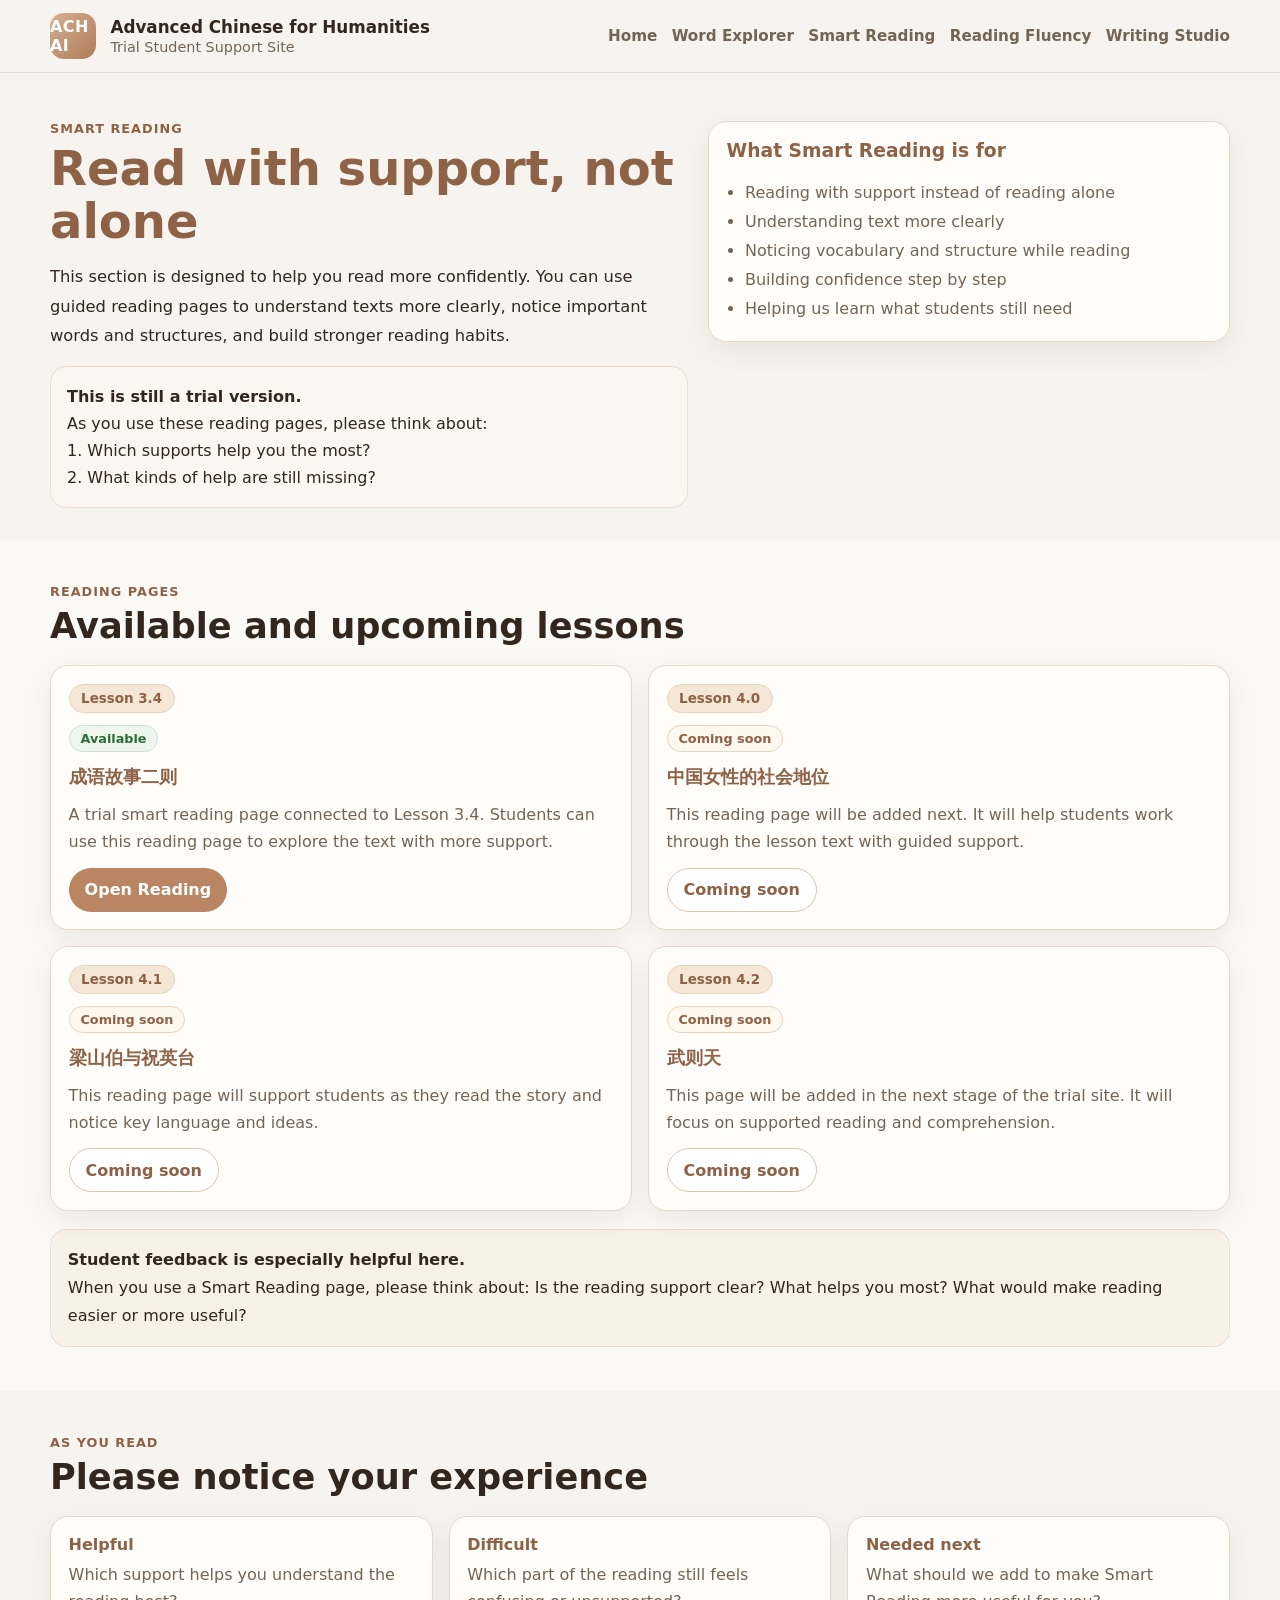
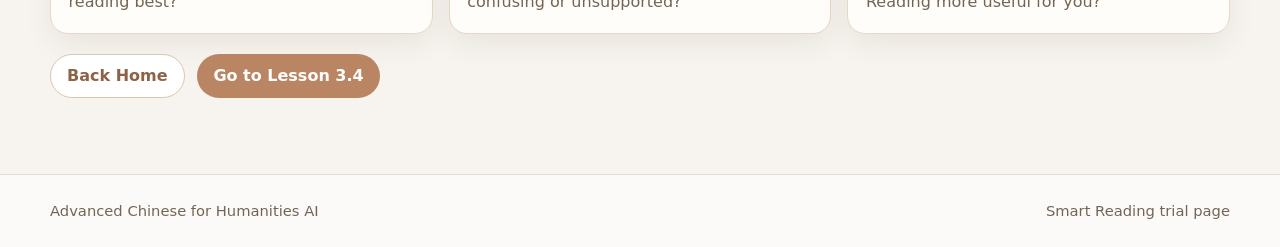
<file: smart-reading.html>
<!DOCTYPE html>
<html lang="en">
<head>
  <meta charset="UTF-8" />
  <meta name="viewport" content="width=device-width, initial-scale=1.0" />
  <title>Smart Reading | Advanced Chinese for Humanities AI</title>
  <meta
    name="description"
    content="Smart Reading for Advanced Chinese for Humanities: student-friendly reading support with guided texts and feedback."
  />
  <link rel="stylesheet" href="style.css" />
  <style>
    .page-hero {
      padding-top: 3rem;
      padding-bottom: 2rem;
    }

    .hero-layout {
      display: grid;
      grid-template-columns: 1.1fr 0.9fr;
      gap: 1.25rem;
      align-items: start;
    }

    .hero-title {
      font-size: clamp(2rem, 4vw, 3rem);
      line-height: 1.1;
      margin: 0 0 0.9rem;
      color: var(--primary-dark);
    }

    .hero-lead {
      font-size: 1.02rem;
      line-height: 1.8;
      color: var(--text);
      margin: 0;
    }

    .hero-note {
      margin-top: 1rem;
      padding: 0.95rem 1rem;
      border-radius: 16px;
      background: #fbf6f0;
      border: 1px solid #eadfce;
      line-height: 1.7;
      color: var(--text);
    }

    .feature-list {
      margin: 0.8rem 0 0;
      padding-left: 1.15rem;
      color: var(--muted);
      line-height: 1.8;
    }

    .reading-grid {
      display: grid;
      grid-template-columns: repeat(2, minmax(0, 1fr));
      gap: 1rem;
      margin-top: 1.2rem;
    }

    .reading-card {
      display: flex;
      flex-direction: column;
      gap: 0.75rem;
      min-height: 235px;
    }

    .reading-card h3 {
      margin: 0;
      color: var(--primary-dark);
      font-size: 1.15rem;
    }

    .reading-card p {
      margin: 0;
      color: var(--muted);
      line-height: 1.7;
    }

    .reading-badge {
      display: inline-flex;
      width: fit-content;
      padding: 0.38rem 0.72rem;
      border-radius: 999px;
      background: #f4e7d6;
      color: var(--primary-dark);
      font-size: 0.84rem;
      font-weight: 700;
      border: 1px solid #e5d4bf;
    }

    .status-tag {
      display: inline-flex;
      width: fit-content;
      padding: 0.32rem 0.68rem;
      border-radius: 999px;
      font-size: 0.8rem;
      font-weight: 700;
      border: 1px solid #e5d4bf;
      background: #fff8ef;
      color: var(--primary-dark);
    }

    .status-tag.active {
      background: #eef7ee;
      border-color: #cfe0cf;
      color: #2f6b39;
    }

    .reading-actions {
      margin-top: auto;
      display: flex;
      gap: 0.7rem;
      flex-wrap: wrap;
    }

    .feedback-box {
      margin-top: 1.1rem;
      padding: 1rem 1.05rem;
      border-radius: 16px;
      background: #f8f1e7;
      border: 1px solid #eadfce;
      line-height: 1.75;
      color: var(--text);
    }

    .mini-grid {
      display: grid;
      grid-template-columns: repeat(3, minmax(0, 1fr));
      gap: 1rem;
      margin-top: 1.1rem;
    }

    .mini-card h3 {
      margin-top: 0;
      margin-bottom: 0.45rem;
      color: var(--primary-dark);
      font-size: 1rem;
    }

    .mini-card p {
      margin: 0;
      color: var(--muted);
      line-height: 1.7;
    }

    @media (max-width: 960px) {
      .hero-layout,
      .reading-grid,
      .mini-grid {
        grid-template-columns: 1fr;
      }
    }
  </style>
</head>
<body>
  <header class="site-header">
    <div class="container header-inner">
      <div class="brand">
        <div class="brand-badge">ACH AI</div>
        <div>
          <h1 class="site-title">Advanced Chinese for Humanities</h1>
          <p class="site-subtitle">Trial Student Support Site</p>
        </div>
      </div>

      <nav class="top-nav">
        <a href="index.html">Home</a>
        <a href="word-explorer.html">Word Explorer</a>
        <a href="smart-reading.html">Smart Reading</a>
        <a href="reading-fluency.html">Reading Fluency</a>
        <a href="writing-studio.html">Writing Studio</a>
      </nav>
    </div>
  </header>

  <main class="page-shell">
    <section class="page-hero">
      <div class="container">
        <div class="hero-layout">
          <div>
            <p class="eyebrow">Smart Reading</p>
            <h2 class="hero-title">Read with support, not alone</h2>
            <p class="hero-lead">
              This section is designed to help you read more confidently.
              You can use guided reading pages to understand texts more clearly,
              notice important words and structures, and build stronger reading habits.
            </p>

            <div class="hero-note">
              <strong>This is still a trial version.</strong><br />
              As you use these reading pages, please think about:
              <br />
              1. Which supports help you the most?
              <br />
              2. What kinds of help are still missing?
            </div>
          </div>

          <div class="card">
            <h3 style="margin-top:0; color:var(--primary-dark);">What Smart Reading is for</h3>
            <ul class="feature-list">
              <li>Reading with support instead of reading alone</li>
              <li>Understanding text more clearly</li>
              <li>Noticing vocabulary and structure while reading</li>
              <li>Building confidence step by step</li>
              <li>Helping us learn what students still need</li>
            </ul>
          </div>
        </div>
      </div>
    </section>

    <section class="section alt-bg">
      <div class="container">
        <div class="section-heading">
          <p class="eyebrow">Reading Pages</p>
          <h2>Available and upcoming lessons</h2>
        </div>

        <div class="reading-grid">
          <div class="card reading-card">
            <span class="reading-badge">Lesson 3.4</span>
            <span class="status-tag active">Available</span>
            <h3>成语故事二则</h3>
            <p>
              A trial smart reading page connected to Lesson 3.4.
              Students can use this reading page to explore the text with more support.
            </p>
            <div class="reading-actions">
              <a class="btn btn-primary" href="lesson-3-4-reading.html">Open Reading</a>
            </div>
          </div>

          <div class="card reading-card">
            <span class="reading-badge">Lesson 4.0</span>
            <span class="status-tag">Coming soon</span>
            <h3>中国女性的社会地位</h3>
            <p>
              This reading page will be added next. It will help students work through
              the lesson text with guided support.
            </p>
            <div class="reading-actions">
              <a class="btn btn-secondary" href="javascript:void(0)">Coming soon</a>
            </div>
          </div>

          <div class="card reading-card">
            <span class="reading-badge">Lesson 4.1</span>
            <span class="status-tag">Coming soon</span>
            <h3>梁山伯与祝英台</h3>
            <p>
              This reading page will support students as they read the story
              and notice key language and ideas.
            </p>
            <div class="reading-actions">
              <a class="btn btn-secondary" href="javascript:void(0)">Coming soon</a>
            </div>
          </div>

          <div class="card reading-card">
            <span class="reading-badge">Lesson 4.2</span>
            <span class="status-tag">Coming soon</span>
            <h3>武则天</h3>
            <p>
              This page will be added in the next stage of the trial site.
              It will focus on supported reading and comprehension.
            </p>
            <div class="reading-actions">
              <a class="btn btn-secondary" href="javascript:void(0)">Coming soon</a>
            </div>
          </div>
        </div>

        <div class="feedback-box">
          <strong>Student feedback is especially helpful here.</strong><br />
          When you use a Smart Reading page, please think about:
          Is the reading support clear? What helps you most? What would make reading easier or more useful?
        </div>
      </div>
    </section>

    <section class="section">
      <div class="container">
        <div class="section-heading">
          <p class="eyebrow">As you read</p>
          <h2>Please notice your experience</h2>
        </div>

        <div class="mini-grid">
          <div class="card mini-card">
            <h3>Helpful</h3>
            <p>
              Which support helps you understand the reading best?
            </p>
          </div>

          <div class="card mini-card">
            <h3>Difficult</h3>
            <p>
              Which part of the reading still feels confusing or unsupported?
            </p>
          </div>

          <div class="card mini-card">
            <h3>Needed next</h3>
            <p>
              What should we add to make Smart Reading more useful for you?
            </p>
          </div>
        </div>

        <div class="hero-actions" style="margin-top: 1.25rem;">
          <a class="btn btn-secondary" href="index.html">Back Home</a>
          <a class="btn btn-primary" href="lesson-3-4-reading.html">Go to Lesson 3.4</a>
        </div>
      </div>
    </section>
  </main>

  <footer class="site-footer">
    <div class="container footer-inner">
      <p>Advanced Chinese for Humanities AI</p>
      <p>Smart Reading trial page</p>
    </div>
  </footer>
</body>
</html>
</file>
<file: style.css>
:root {
  --bg: #f7f4ef;
  --surface: #fffdf9;
  --surface-alt: #f6efe5;
  --text: #33261d;
  --muted: #746454;
  --primary: #b98563;
  --primary-dark: #8d6247;
  --line: #e6d8c8;
  --shadow: 0 10px 28px rgba(63, 42, 24, 0.08);
  --radius: 18px;
  --radius-sm: 12px;
  --max: 1180px;
}

* { box-sizing: border-box; }
html { scroll-behavior: smooth; }
body {
  margin: 0;
  font-family: Inter, ui-sans-serif, system-ui, -apple-system, BlinkMacSystemFont, "Segoe UI", sans-serif;
  background: var(--bg);
  color: var(--text);
}

a { color: inherit; text-decoration: none; }
.container { width: min(var(--max), calc(100% - 2rem)); margin: 0 auto; }
.page-shell { padding-bottom: 2rem; }
.section { padding: 2.75rem 0; }
.alt-bg { background: rgba(255,255,255,0.42); }
.eyebrow {
  color: var(--primary-dark);
  text-transform: uppercase;
  letter-spacing: .08em;
  font-size: .8rem;
  font-weight: 700;
  margin: 0 0 .4rem;
}
.page-title {
  margin: 0;
  font-size: clamp(1.9rem, 4vw, 2.9rem);
  line-height: 1.15;
}
.page-intro {
  color: var(--muted);
  max-width: 760px;
  line-height: 1.7;
  margin-top: .8rem;
}
.section-heading h2 {
  margin: 0;
  font-size: clamp(1.5rem, 3vw, 2.2rem);
}
.section-heading { margin-bottom: 1.2rem; }

.site-header {
  position: sticky;
  top: 0;
  z-index: 100;
  backdrop-filter: blur(10px);
  background: rgba(247, 244, 239, 0.9);
  border-bottom: 1px solid rgba(230,216,200,.85);
}
.header-inner {
  display: flex;
  align-items: center;
  justify-content: space-between;
  gap: 1rem;
  min-height: 72px;
}
.brand {
  display: flex;
  align-items: center;
  gap: .9rem;
}
.brand-badge {
  width: 46px;
  height: 46px;
  border-radius: 14px;
  background: linear-gradient(135deg, #d4b094, #b07b58);
  color: white;
  display: grid;
  place-items: center;
  font-weight: 800;
  letter-spacing: .03em;
}
.site-title {
  margin: 0;
  font-size: 1.05rem;
}
.site-subtitle {
  margin: .1rem 0 0;
  color: var(--muted);
  font-size: .9rem;
}
.top-nav {
  display: flex;
  flex-wrap: wrap;
  gap: .9rem;
  align-items: center;
}
.top-nav a {
  color: var(--muted);
  font-weight: 600;
  font-size: .95rem;
}
.top-nav a:hover { color: var(--primary-dark); }

.hero {
  padding: 4rem 0 3rem;
}
.hero-inner {
  display: grid;
  grid-template-columns: 1.2fr .8fr;
  gap: 1.4rem;
  align-items: stretch;
}
.hero h2 {
  margin: 0;
  font-size: clamp(2.1rem, 4.3vw, 3.35rem);
  line-height: 1.08;
}
.hero-description {
  margin-top: 1rem;
  color: var(--muted);
  line-height: 1.75;
  max-width: 720px;
}
.hero-card,
.card,
.about-card,
.module-card,
.unit-card,
.start-card {
  background: var(--surface);
  border: 1px solid var(--line);
  border-radius: var(--radius);
  box-shadow: var(--shadow);
}
.hero-card {
  padding: 1.3rem;
}
.hero-card h3 { margin-top: 0; }
.hero-card ul { margin: .85rem 0 0; padding-left: 1.1rem; color: var(--muted); line-height: 1.7; }
.hero-actions,
.tool-actions { display: flex; gap: .8rem; flex-wrap: wrap; margin-top: 1rem; }
.btn,
.text-link,
.tool-btn,
.small-btn {
  transition: transform .18s ease, box-shadow .18s ease, background .18s ease;
}
.btn {
  display: inline-flex;
  align-items: center;
  justify-content: center;
  min-height: 44px;
  padding: 0 1rem;
  border-radius: 999px;
  font-weight: 700;
}
.btn:hover,
.tool-btn:hover,
.small-btn:hover { transform: translateY(-1px); }
.btn-primary { background: var(--primary); color: #fff; }
.btn-primary:hover { background: var(--primary-dark); }
.btn-secondary {
  background: #fff;
  color: var(--primary-dark);
  border: 1px solid #dac7b0;
}
.btn-secondary:hover { background: #fbf6f0; }
.text-link { color: var(--primary-dark); font-weight: 700; }

.about-grid,
.module-grid,
.unit-grid { display: grid; gap: 1rem; }
.about-grid { grid-template-columns: repeat(3, 1fr); }
.module-grid { grid-template-columns: repeat(2, 1fr); }
.unit-grid { grid-template-columns: 1fr; }
.about-card,
.module-card,
.unit-card,
.start-card { padding: 1.15rem; }
.about-card h3,
.module-card h3,
.unit-card h3,
.start-card h3 { margin: 0 0 .45rem; }
.about-card p,
.module-card p,
.unit-card p,
.start-card p {
  margin: 0;
  color: var(--muted);
  line-height: 1.7;
}
.module-card:hover,
.unit-card:hover { border-color: #d6bea4; }
.unit-label,
.tag {
  display: inline-flex;
  align-items: center;
  gap: .35rem;
  padding: .35rem .7rem;
  border-radius: 999px;
  background: #f4e8db;
  color: var(--primary-dark);
  font-weight: 700;
  font-size: .82rem;
}
.unit-en { margin-bottom: .9rem !important; }
.unit-card ul { color: var(--muted); line-height: 1.7; padding-left: 1.1rem; }

.lesson-hero { padding-top: 2.5rem; padding-bottom: 1.2rem; }
.lesson-meta { display: flex; flex-wrap: wrap; gap: .7rem; margin-top: 1rem; }
.breadcrumb { font-size: .95rem; color: var(--muted); margin-bottom: .8rem; }
.group-grid,
.pattern-grid,
.tools-layout { display: grid; gap: 1rem; }
.group-grid,
.pattern-grid { grid-template-columns: repeat(2, 1fr); }
.tools-layout { grid-template-columns: .95fr 1.05fr; }
.card { padding: 1.1rem; }
.group-card h3,
.pattern-card h3,
.tool-card h3,
.result-card h3,
.vocab-card h3,
.name-card h3 { margin-top: 0; margin-bottom: .6rem; font-size: 1.08rem; color: var(--primary-dark); }
.group-card p,
.pattern-card p,
.tool-card p,
.result-card p,
.vocab-card p,
.name-card p { color: var(--muted); margin-top: 0; }
.concept-list { display: flex; flex-wrap: wrap; gap: .6rem; margin-top: .9rem; }
.concept-chip-wrap { position: relative; display: inline-block; }
.concept-chip,
.name-chip {
  display: inline-flex;
  align-items: center;
  padding: .45rem .8rem;
  border-radius: 999px;
  background: #f6ecdf;
  color: var(--primary-dark);
  font-size: .92rem;
  font-weight: 700;
  border: 1px solid #e2d0b8;
  cursor: pointer;
}
.concept-chip:hover,
.name-chip:hover { background: #f1e2cd; }
.concept-tooltip {
  position: absolute;
  left: 0;
  top: calc(100% + .45rem);
  min-width: 210px;
  max-width: 270px;
  background: #fffdf9;
  border: 1px solid #decbb2;
  border-radius: 14px;
  box-shadow: 0 12px 26px rgba(80,56,32,.12);
  padding: .75rem .85rem;
  z-index: 30;
  display: none;
}
.concept-tooltip.show { display: block; }
.tooltip-word { font-weight: 700; color: var(--primary-dark); margin-bottom: .25rem; }
.tooltip-pinyin { font-size: .92rem; color: var(--muted); margin-bottom: .25rem; }
.tooltip-english { font-size: .92rem; color: var(--text); margin-bottom: .22rem; line-height: 1.4; }
.tooltip-note { font-size: .88rem; color: var(--muted); line-height: 1.45; }
.char-cluster { display: flex; flex-wrap: wrap; gap: .45rem; margin-top: .7rem; margin-bottom: .8rem; }
.char-badge {
  display: inline-flex;
  flex-direction: column;
  gap: .1rem;
  padding: .45rem .65rem;
  border-radius: 12px;
  background: #f8f1e7;
  border: 1px solid #e7d7c2;
  min-width: 88px;
}
.char-badge strong { color: var(--primary-dark); font-size: 1rem; }
.char-badge span { font-size: .8rem; color: var(--muted); line-height: 1.24; }
.memory-tip {
  margin-top: .8rem;
  padding: .85rem .95rem;
  border-radius: 12px;
  background: #f8f1e7;
  color: var(--text);
  font-size: .94rem;
  line-height: 1.55;
}
.mcq-box { margin-top: 1rem; padding-top: .9rem; border-top: 1px solid #eadfce; }
.mcq-question { font-weight: 700; color: var(--text); margin-bottom: .7rem; line-height: 1.5; }
.mcq-options { display: grid; gap: .55rem; }
.mcq-option {
  display: flex;
  align-items: flex-start;
  gap: .55rem;
  padding: .55rem .65rem;
  border-radius: 10px;
  background: #fffdf9;
  border: 1px solid #eadfce;
}
.small-btn {
  border: none;
  min-height: 38px;
  padding: 0 .95rem;
  border-radius: 999px;
  background: var(--primary);
  color: white;
  font-size: .9rem;
  font-weight: 700;
  cursor: pointer;
}
.small-btn.secondary,
.tool-btn.secondary {
  background: #fff;
  color: var(--primary-dark);
  border: 1px solid #d8c3ab;
}
.small-btn.secondary:hover,
.tool-btn.secondary:hover { background: #fbf6f0; }
.mcq-feedback,
.practice-feedback {
  margin-top: .9rem;
  padding: .9rem 1rem;
  border-radius: 12px;
  background: #fffdf9;
  border: 1px solid #eadfce;
  line-height: 1.6;
  display: none;
  white-space: pre-wrap;
}
.mcq-feedback.show,
.practice-feedback.show { display: block; }
.mcq-feedback.correct,
.practice-feedback.correct { border-color: #cdddc6; background: #f7fbf5; }
.mcq-feedback.incorrect,
.practice-feedback.incorrect { border-color: #e4c8c1; background: #fff8f6; }
.tool-card label { display: block; font-weight: 700; margin-bottom: .35rem; color: var(--primary-dark); font-size: .95rem; }
.tool-card textarea,
.tool-card input,
.practice-input {
  width: 100%;
  padding: .8rem .9rem;
  border: 1px solid #d9c7b1;
  border-radius: 12px;
  background: #fffdf9;
  font: inherit;
  color: var(--text);
}
.tool-card textarea { min-height: 170px; resize: vertical; }
.tool-actions { display: flex; flex-wrap: wrap; gap: .75rem; margin-top: 1rem; }
.tool-btn {
  border: none;
  min-height: 44px;
  padding: 0 1rem;
  border-radius: 999px;
  background: var(--primary);
  color: white;
  font-size: .95rem;
  font-weight: 700;
  cursor: pointer;
}
.result-card { min-height: 400px; }
.result-meta { display: flex; flex-wrap: wrap; gap: .6rem; margin-bottom: .9rem; }
.result-box {
  white-space: pre-wrap;
  line-height: 1.7;
  color: var(--text);
  background: #fffdf9;
  border: 1px solid #e7dac7;
  border-radius: 14px;
  padding: 1rem;
  min-height: 270px;
}
.loading { color: var(--muted); font-style: italic; }
.error-text { color: #a33a2b; font-weight: 700; }
.helper-list { margin: .85rem 0 0; padding-left: 1.1rem; color: var(--muted); }
.helper-list li + li { margin-top: .35rem; }
.vocab-table-wrap { overflow-x: auto; margin-top: 1rem; }
table.vocab-table {
  width: 100%;
  border-collapse: collapse;
  min-width: 760px;
  background: var(--surface);
  border: 1px solid var(--line);
  border-radius: 12px;
  overflow: hidden;
}
.vocab-table th,
.vocab-table td {
  padding: .78rem .85rem;
  border-bottom: 1px solid #eadfce;
  text-align: left;
  vertical-align: top;
  font-size: .95rem;
}
.vocab-table th { background: #f7efe3; color: var(--primary-dark); font-weight: 700; }
.vocab-table tr:last-child td { border-bottom: none; }
.vocab-table tr:hover { background: #fcf8f2; }
.hanzi { font-size: 1.02rem; font-weight: 700; }

.hanzi-practice-grid { display: grid; grid-template-columns: repeat(2, minmax(0, 1fr)); gap: 1rem; margin-top: 1rem; }
.hanzi-practice-card { background: #fffdf9; border: 1px solid #eadfce; border-radius: 16px; padding: 1rem; }
.practice-top { display: flex; align-items: flex-start; gap: .8rem; margin-bottom: .85rem; }
.practice-num {
  width: 32px; height: 32px; border-radius: 999px; background: #f4e7d6; color: var(--primary-dark);
  font-weight: 700; display: inline-flex; align-items: center; justify-content: center; flex: 0 0 auto;
}
.practice-pinyin { font-size: 1rem; font-weight: 700; color: var(--primary-dark); margin-bottom: .15rem; }
.practice-english { font-size: .93rem; color: var(--muted); line-height: 1.45; }
.practice-input { min-height: 46px; background: #fff; font-size: 1.05rem; letter-spacing: .08em; margin-bottom: .8rem; }
.practice-actions { display: flex; flex-wrap: wrap; gap: .6rem; }

body.modal-open { overflow: hidden; }
.stroke-modal {
  position: fixed; inset: 0; background: rgba(45,36,28,.45); display: none; align-items: center;
  justify-content: center; padding: 1rem; z-index: 9999;
}
.stroke-modal.show { display: flex; }
.stroke-modal-panel {
  width: min(820px, 96vw); max-height: 88vh; overflow: auto; background: #fffdf9; border: 1px solid #e2d3c2;
  border-radius: 20px; box-shadow: 0 18px 40px rgba(42,30,20,.18); padding: 1.1rem 1.1rem 1.2rem;
}
.stroke-modal-top {
  display: flex; align-items: flex-start; justify-content: space-between; gap: 1rem; margin-bottom: .75rem;
}
.stroke-modal-title { font-size: 1.18rem; font-weight: 700; color: var(--primary-dark); margin: 0; }
.stroke-modal-subtitle { color: var(--muted); margin: .2rem 0 0; line-height: 1.5; }
.stroke-close-btn {
  border: none; background: #f4e7d6; color: var(--primary-dark); width: 36px; height: 36px; border-radius: 999px;
  font-size: 1.1rem; font-weight: 700; cursor: pointer; flex: 0 0 auto;
}
.stroke-modal-actions { display: flex; gap: .7rem; flex-wrap: wrap; margin: .8rem 0 1rem; }
.stroke-anim-grid { display: flex; flex-wrap: wrap; gap: 1rem; }
.stroke-char-card { background: #fcf8f2; border: 1px solid #eadfce; border-radius: 16px; padding: .85rem; min-width: 150px; }
.stroke-char-label { font-size: 1.2rem; font-weight: 700; color: var(--primary-dark); margin-bottom: .5rem; text-align: center; }
.stroke-writer-box { width: 128px; height: 128px; margin: 0 auto; background: #fff; border: 1px solid #e3d5c5; border-radius: 14px; }

.site-footer {
  border-top: 1px solid rgba(230,216,200,.9);
  background: rgba(255,255,255,.62);
}
.footer-inner {
  min-height: 72px;
  display: flex;
  align-items: center;
  justify-content: space-between;
  gap: 1rem;
  color: var(--muted);
  font-size: .92rem;
}
<style>
  /* 你原来的 CSS 保留 */

  .gloss-tooltip {
    position: absolute;
    z-index: 1200;
    width: min(320px, calc(100vw - 24px));
    padding: 0.85rem 0.95rem;
    border-radius: 14px;
    background: #fffdf9;
    border: 1px solid #eadfce;
    box-shadow: 0 14px 34px rgba(80, 52, 18, 0.16);
    display: none;
  }

  .gloss-tooltip.show {
    display: block;
  }

  .gloss-tooltip .tooltip-word {
    font-size: 1.15rem;
    font-weight: 700;
    color: var(--primary-dark);
    margin-bottom: 0.18rem;
  }

  .gloss-tooltip .tooltip-pinyin {
    color: #9a6d36;
    font-weight: 700;
    margin-bottom: 0.3rem;
  }

  .gloss-tooltip .tooltip-english {
    color: var(--text);
    line-height: 1.6;
    margin-bottom: 0.35rem;
  }

  .gloss-tooltip .tooltip-note {
    color: var(--muted);
    line-height: 1.65;
    font-size: 0.96rem;
  }

  .feedback-card {
    margin-top: 1rem;
  }

  .feedback-form {
    display: grid;
    gap: 0.9rem;
  }

  .form-row.two-col {
    display: grid;
    grid-template-columns: repeat(2, minmax(0, 1fr));
    gap: 0.85rem;
  }

  .form-group label {
    display: block;
    margin-bottom: 0.35rem;
    font-weight: 700;
    color: var(--primary-dark);
  }

  .form-group input,
  .form-group select,
  .form-group textarea {
    width: 100%;
    border: 1px solid #eadfce;
    border-radius: 12px;
    padding: 0.7rem 0.8rem;
    font: inherit;
    color: var(--text);
    background: #fffdf9;
    box-sizing: border-box;
  }

  .form-group textarea {
    resize: vertical;
    min-height: 110px;
  }

  .feedback-submit-status {
    display: none;
    padding: 0.85rem 0.95rem;
    border-radius: 12px;
    line-height: 1.6;
    border: 1px solid #eadfce;
    background: #fffdf9;
  }

  .feedback-submit-status.show {
    display: block;
  }

  .feedback-submit-status.success {
    border-color: #cdddc6;
    background: #f7fbf5;
  }

  .feedback-submit-status.error {
    border-color: #e4c8c1;
    background: #fff8f6;
  }

  @media (max-width: 960px) {
    .hero-layout,
    .how-grid,
    .reading-layout {
      grid-template-columns: 1fr;
    }

    .panel-card {
      position: static;
    }

    .form-row.two-col {
      grid-template-columns: 1fr;
    }
  }
</style>
@media (max-width: 960px) {
  .hero-inner,
  .about-grid,
  .module-grid,
  .group-grid,
  .pattern-grid,
  .tools-layout,
  .hanzi-practice-grid {
    grid-template-columns: 1fr;
  }
  .header-inner { align-items: flex-start; padding: .8rem 0; }
  .footer-inner { flex-direction: column; justify-content: center; padding: .8rem 0; }
}

@media (max-width: 700px) {
  .container { width: min(var(--max), calc(100% - 1.1rem)); }
  .top-nav { gap: .6rem; }
  .concept-tooltip { max-width: 220px; }
}
</file>
